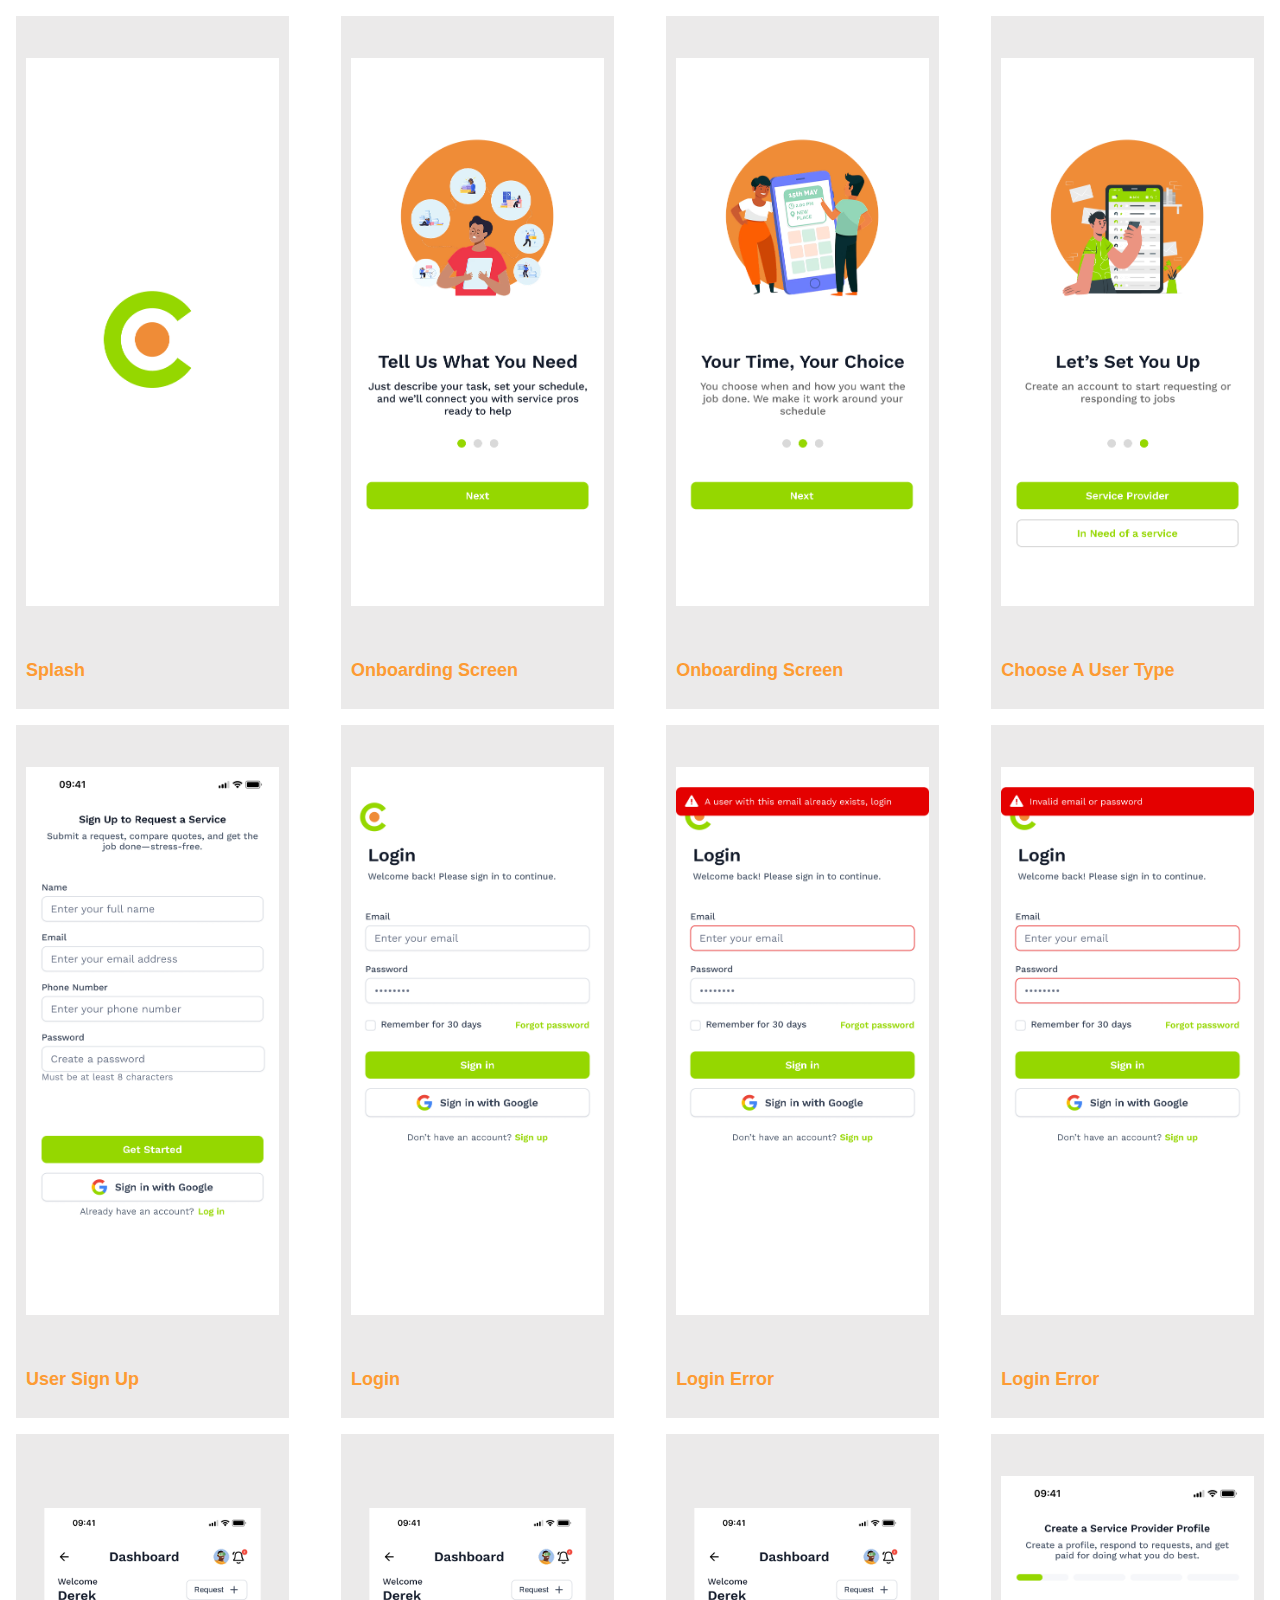
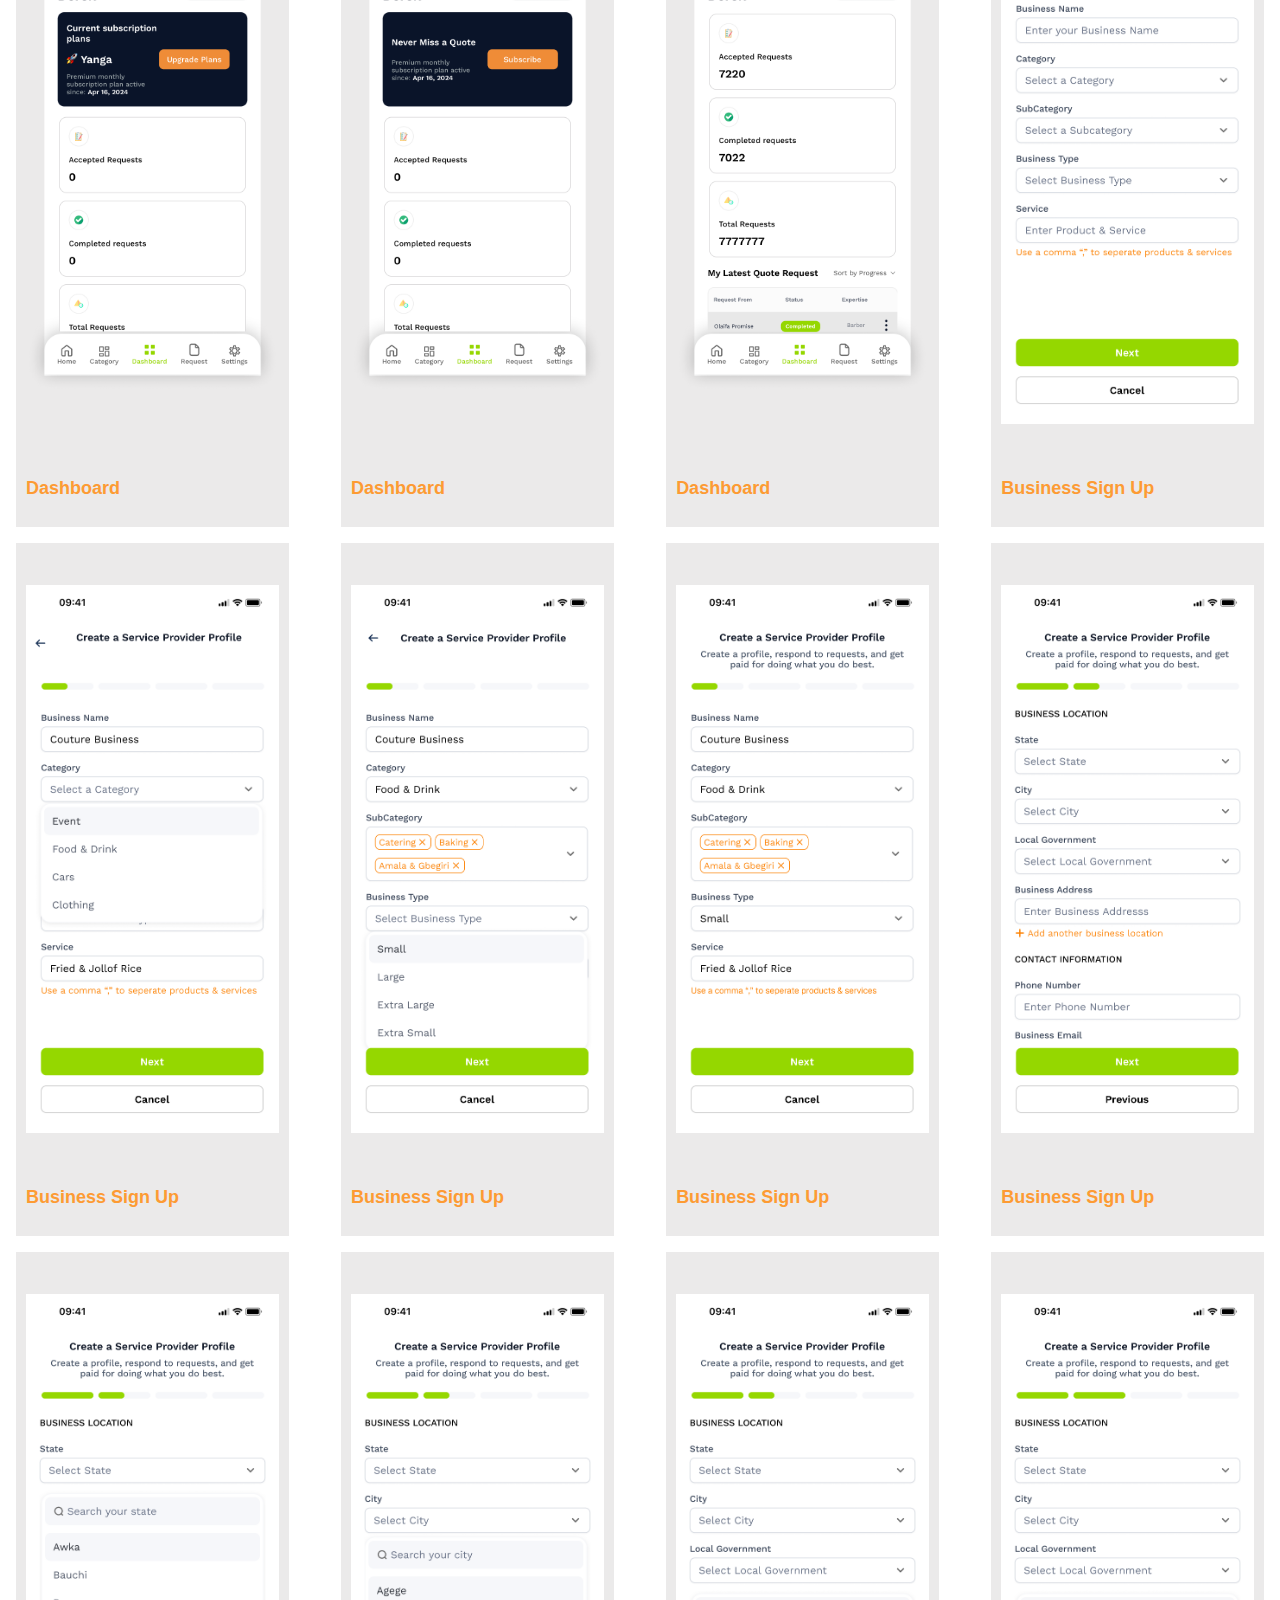
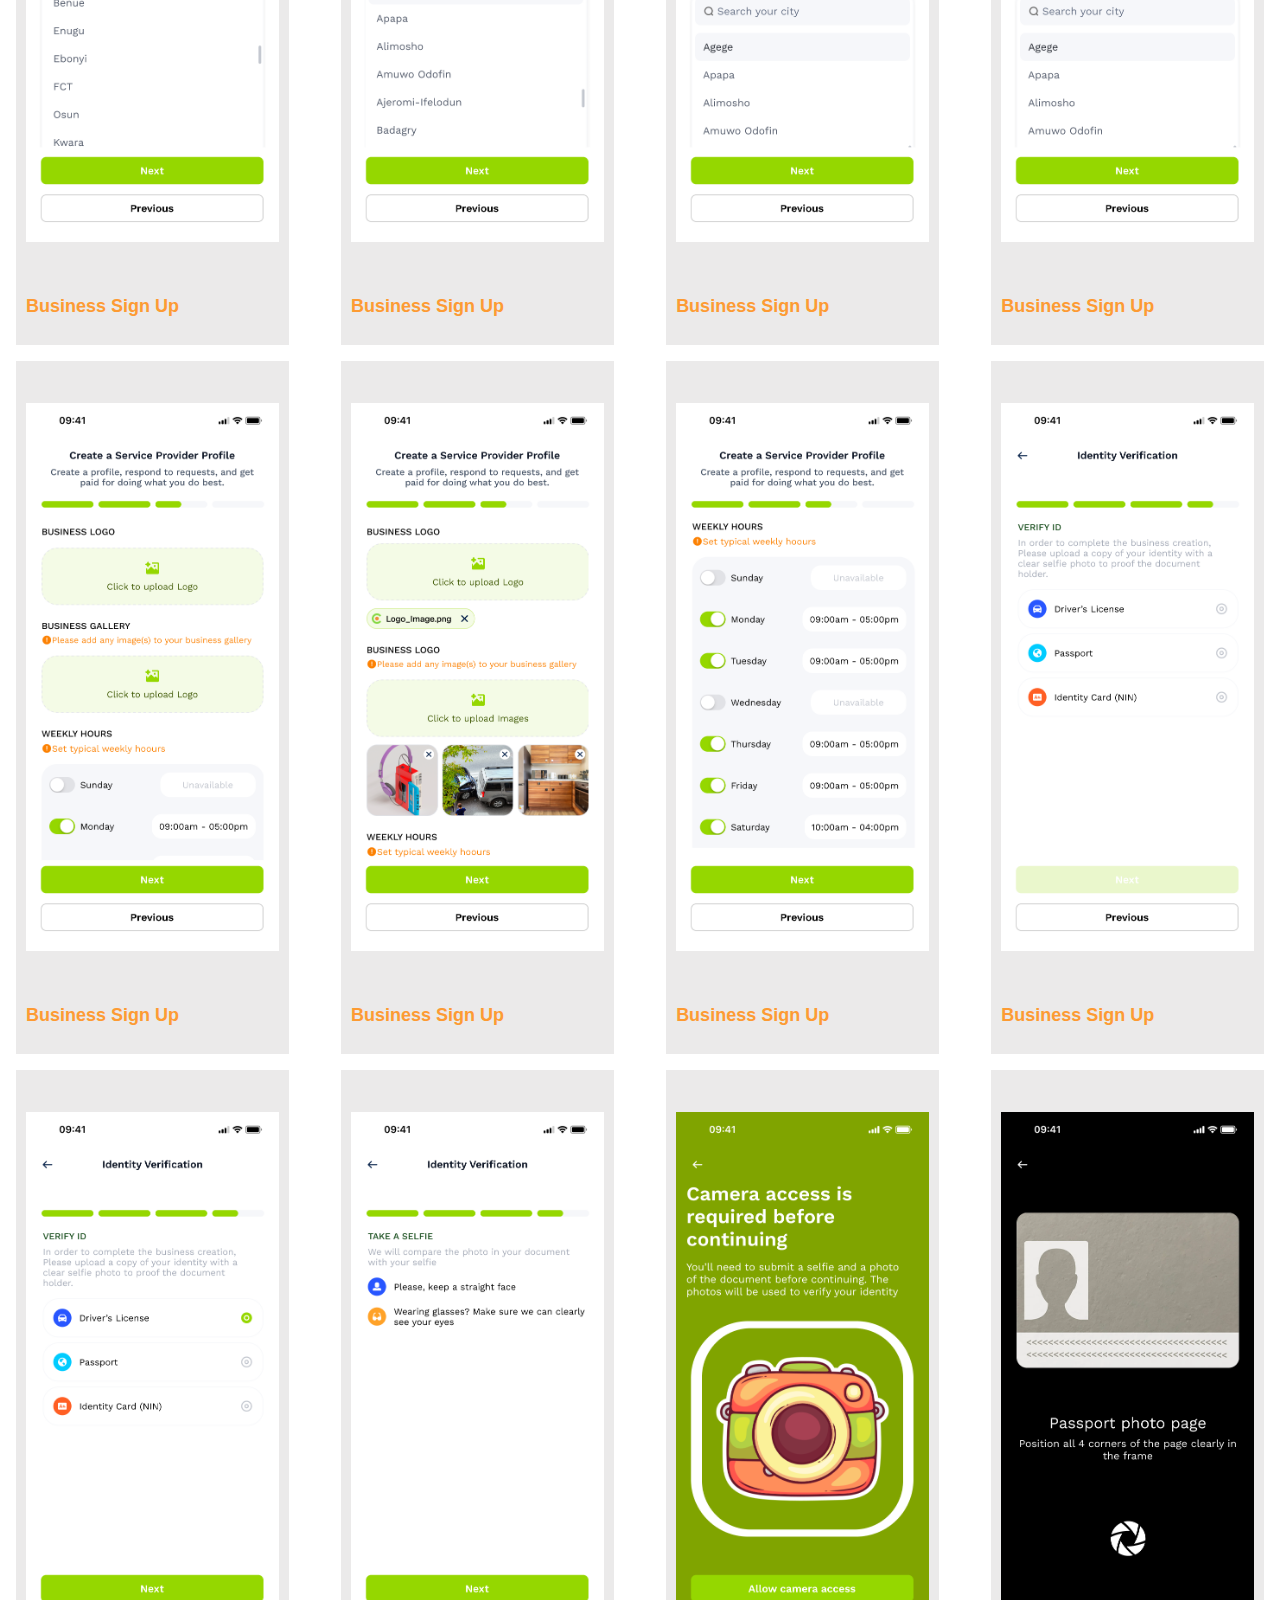
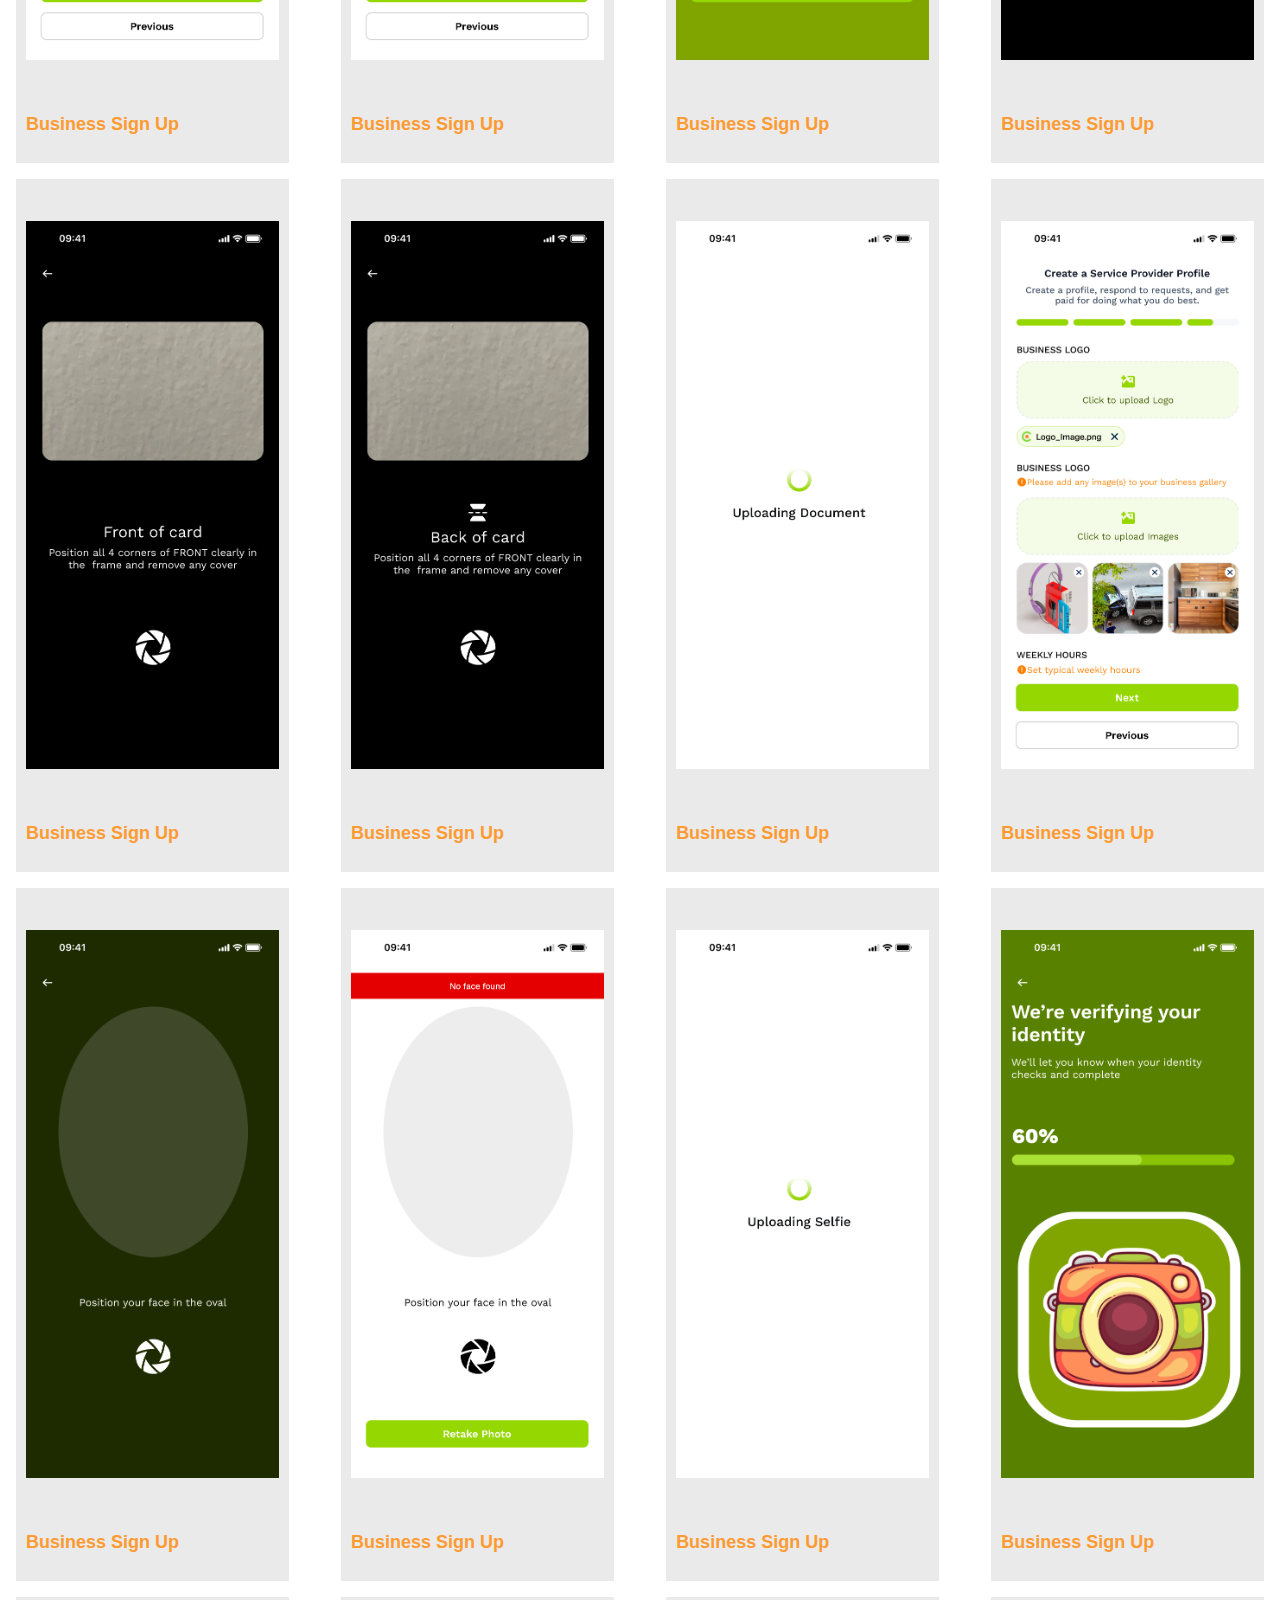
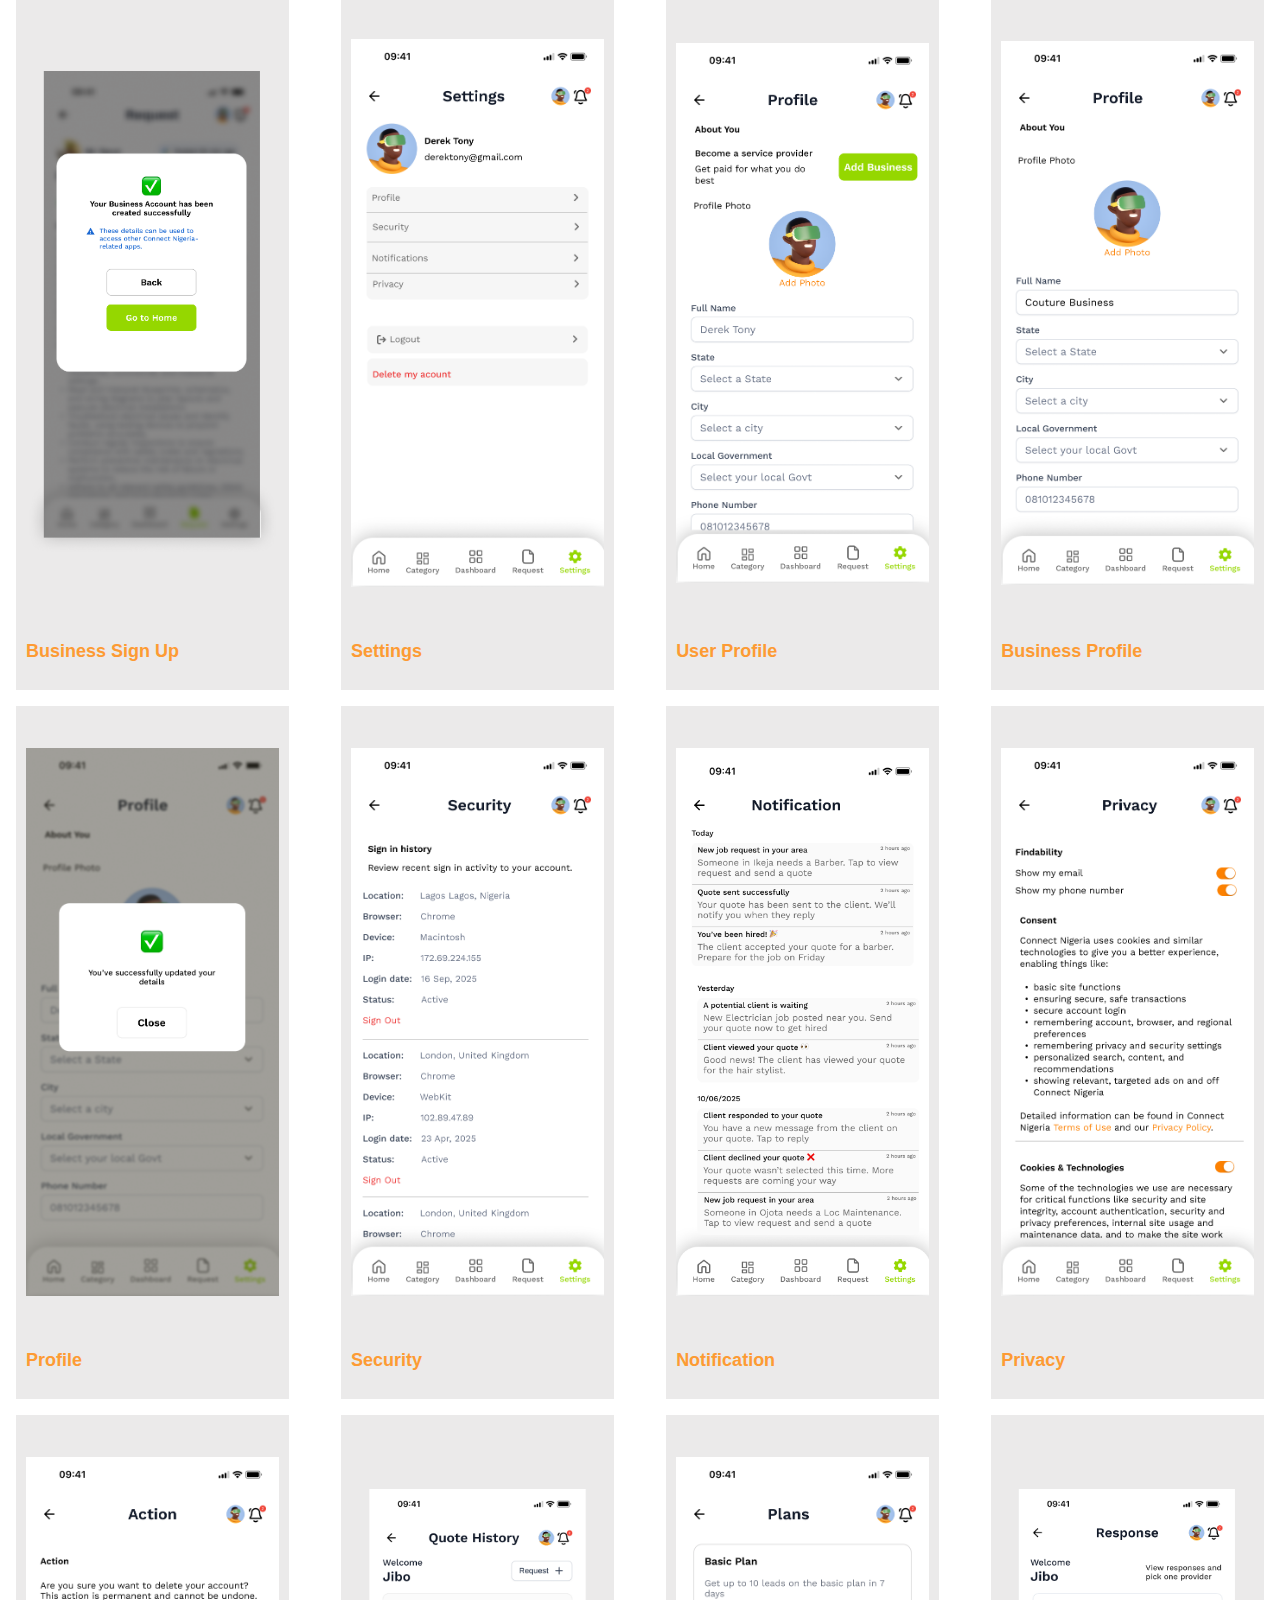
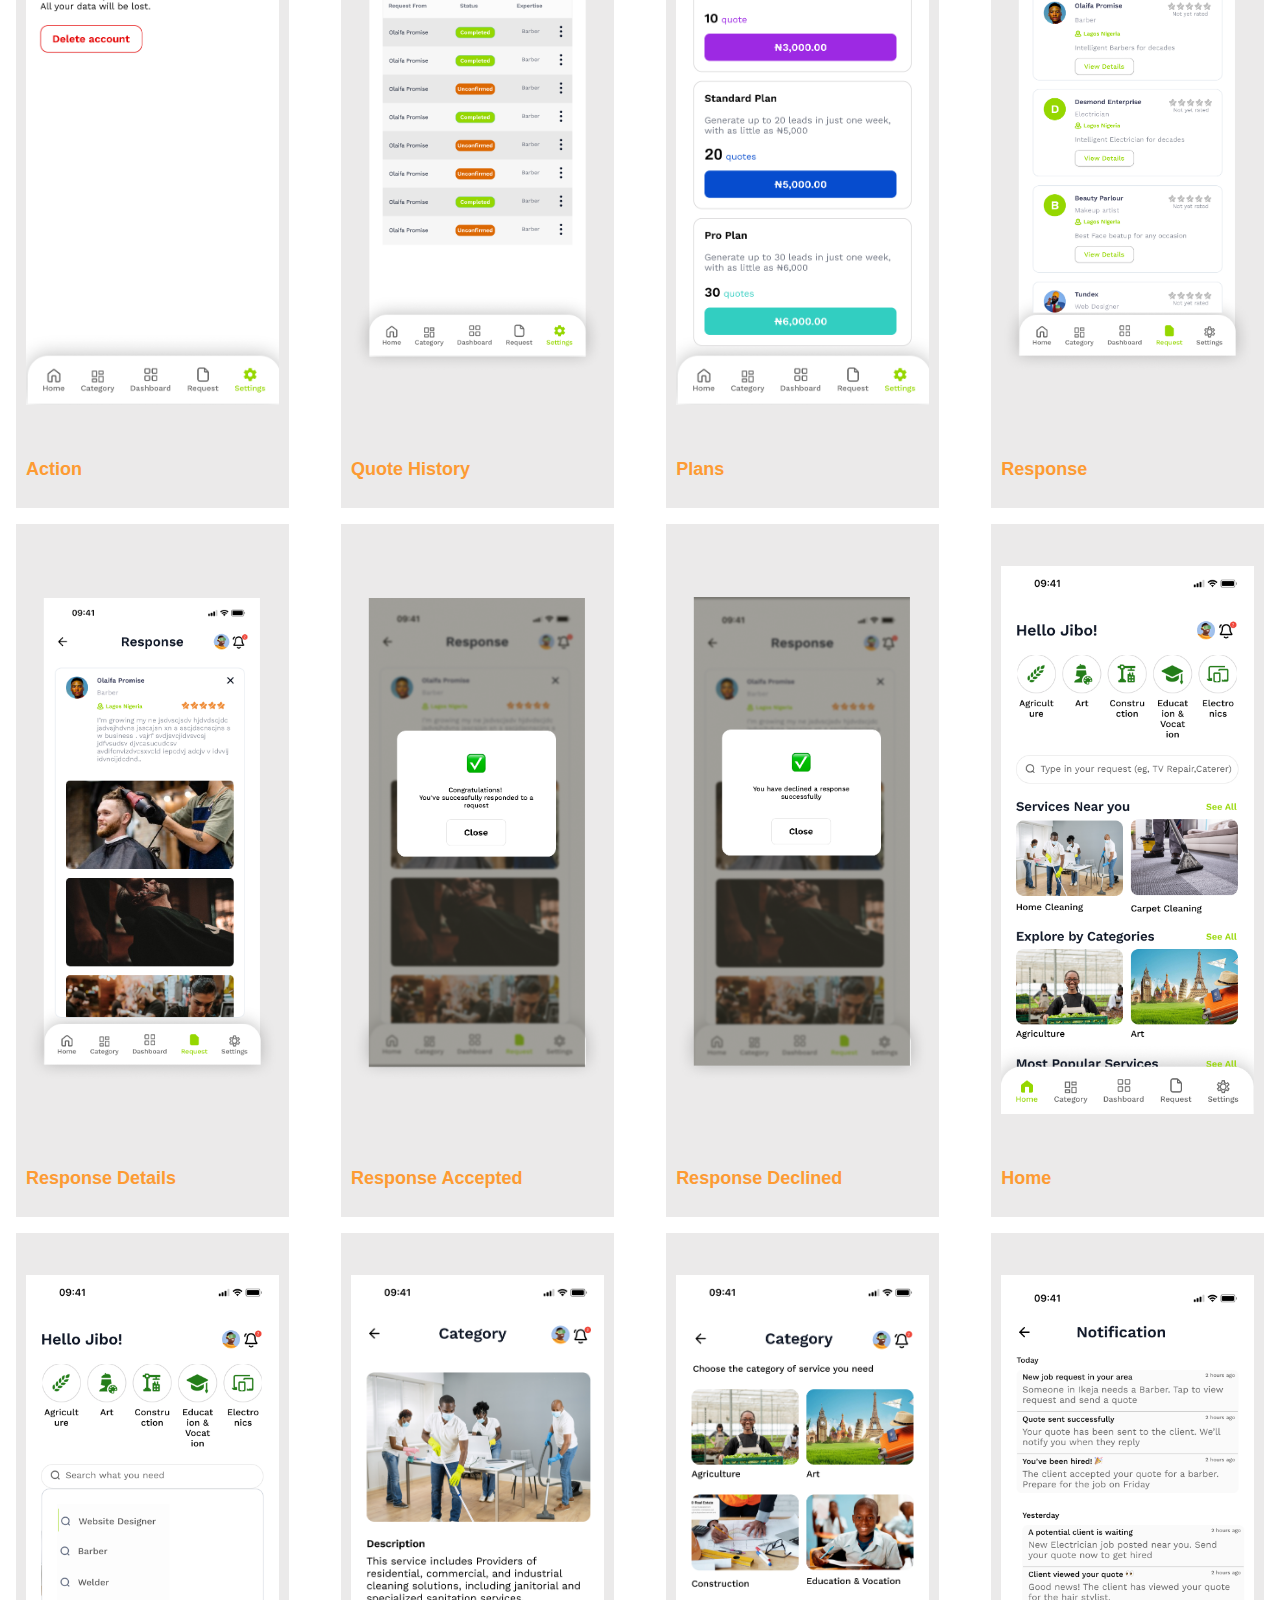
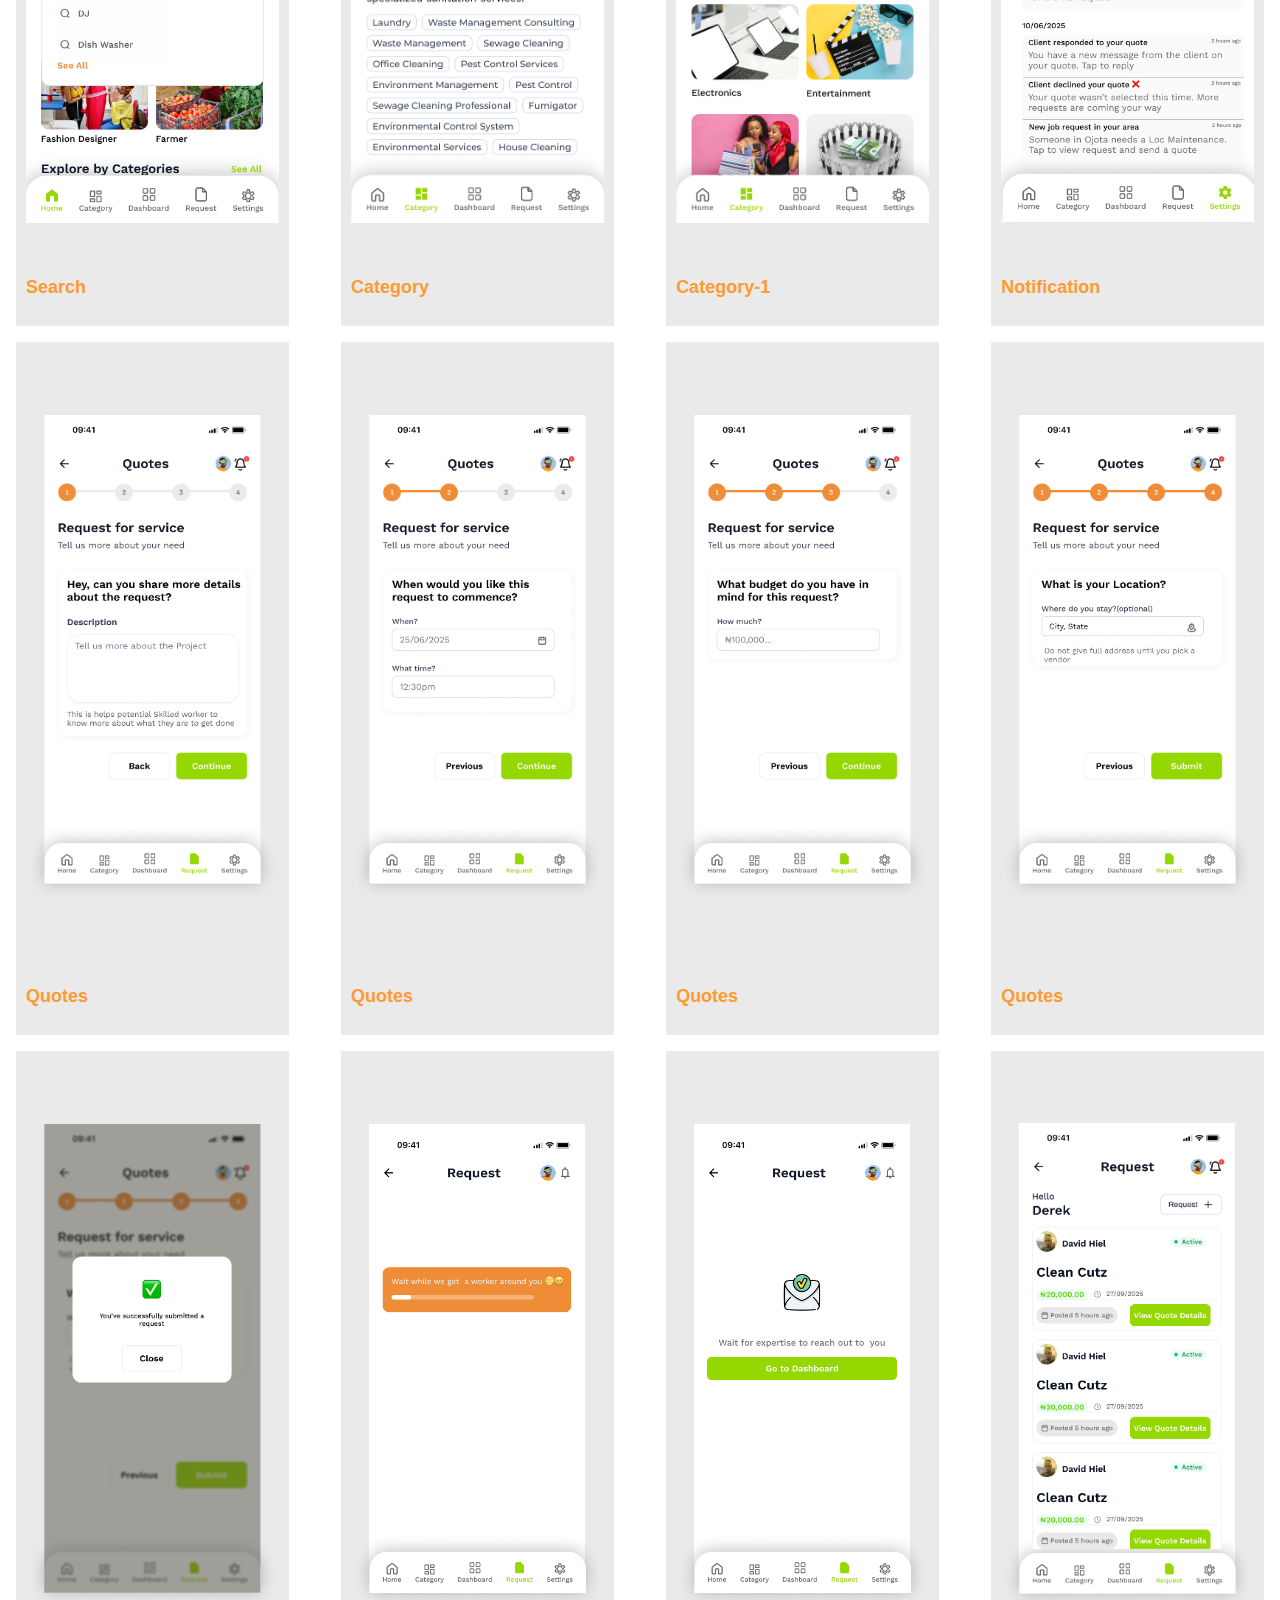
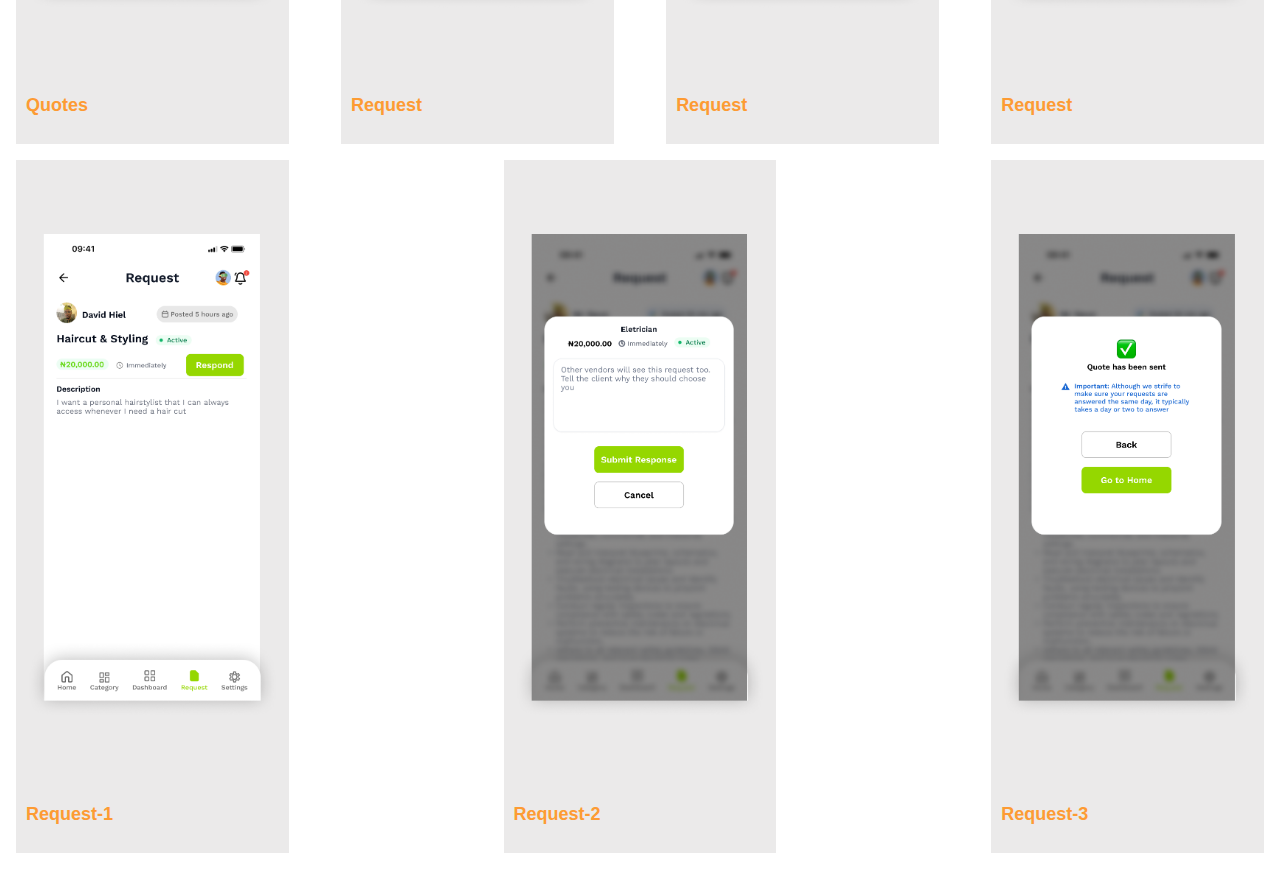
<file: index.html>
<!DOCTYPE html>
<html lang="en">
<head>
    <meta charset="UTF-8">
    <meta name="viewport" content="width=device-width, initial-scale=1.0">
    <link rel="stylesheet" href="style.css">
    <title>Quote</title>
</head>
<body>
    <main>
        <div class="logo green">
            <img src="Onboarding/Splash Screen.png" alt="">
            <p>splash</p>
        </div>
        <div class="logo">
            <img src="Onboarding/Onboarding screen 3.png" alt="">
            <p>onboarding screen</p>
        </div>
        <div class="logo">
            <img src="Onboarding/Onboarding screen 4.png" alt="">
            <p>onboarding screen</p>
        </div>
        <div class="logo">
            <img src="Onboarding/Choose a user type.png" alt="">
            <p>choose a user type</p>
        </div>
        <div class="logo">
            <img src="Onboarding/User Sign up.png" alt="">
            <p>User sign up</p>
        </div>
        <div class="logo">
            <img src="Onboarding/Login.png" alt="">
            <p>Login</p>
        </div>
        <div class="logo">
            <img src="Onboarding/Login Error.png" alt="">
            <p>Login Error</p>
        </div>
        <div class="logo">
            <img src="Onboarding/Login Error-1.png" alt="">
            <p>Login Error</p>
        </div>
        <div class="logo">
            <img src="Dashboard.png" alt="">
            <p>Dashboard</p>
        </div>
        <div class="logo">
            <img src="Dashboard-1.png" alt="">
                        <p>Dashboard</p>

        </div>
        <div class="logo">
            <img src="Dashboard-2.png" alt="">
                        <p>Dashboard</p>

        </div>
        <div class="logo">
            <img src="Business Sign up.png" alt="">
            <p>Business Sign up</p>
        </div>
         <div class="logo">
            <img src="Business Sign up-2.png" alt="">
            <p>Business Sign up</p>
        </div>
        <div class="logo">
            <img src="Business Sign up-1.png" alt="">
            <p>Business Sign up</p>
        </div>
        <div class="logo">
            <img src="Business Sign up-3.png" alt="">
            <p>Business Sign up</p>
        </div>
        <div class="logo">
            <img src="Business Sign up-4.png" alt="">
            <p>Business Sign up</p>
        </div>
        <div class="logo">
            <img src="Business Sign up-5.png" alt="">
            <p>Business Sign up</p>
        </div>
        <div class="logo">
            <img src="Business Sign up-6.png" alt="">
            <p>Business Sign up</p>
        </div>
        <div class="logo">
            <img src="Business Sign up-19.png" alt="">
            <p>Business Sign up</p>
        </div>
        <div class="logo">
            <img src="Business Sign up-20.png" alt="">
            <p>Business Sign up</p>
        </div>
        <div class="logo">
            <img src="Business Sign up-21.png" alt="">
            <p>Business Sign up</p>
        </div>
        <div class="logo">
            <img src="Business Sign up-22.png" alt="">
            <p>Business Sign up</p>
        </div>
        <div class="logo">
            <img src="Business Sign up-24.png" alt="">
            <p>Business Sign up</p>
        </div>
        <div class="logo">
            <img src="Business Sign up-7.png" alt="">
            <p>Business Sign up</p>
        </div>
        <div class="logo">
            <img src="Business Sign up-8.png" alt="">
            <p>Business Sign up</p>
        </div>
        <div class="logo">
            <img src="Business Sign up-9.png" alt="">
            <p>Business Sign up</p>
        </div>
        
        <div class="logo">
            <img src="Business Sign up-12.png" alt="">
            <p>Business Sign up</p>
        </div>
        <div class="logo">
            <img src="Business Sign up-14.png" alt="">
            <p>Business Sign up</p>
        </div>
        <div class="logo">
            <img src="Business Sign up-17.png" alt="">
            <p>Business Sign up</p>
        </div>
        <div class="logo">
            <img src="Business Sign up-18.png" alt="">
            <p>Business Sign up</p>
        </div>
        <div class="logo">
            <img src="Business Sign up-10.png" alt="">
            <p>Business Sign up</p>
        </div>
        <div class="logo">
            <img src="Business Sign up-23.png" alt="">
            <p>Business Sign up</p>
        </div>
        <div class="logo">
            <img src="Business Sign up-15.png" alt="">
            <p>Business Sign up</p>
        </div>
        <div class="logo">
            <img src="Business Sign up-16.png" alt="">
            <p>Business Sign up</p>
        </div>
        <div class="logo">
            <img src="Business Sign up-11.png" alt="">
            <p>Business Sign up</p>
        </div>
        <div class="logo">
            <img src="Business Sign up-13.png" alt="">
            <p>Business Sign up</p>
        </div>
        <div class="logo">
            <img src="./bs/Request.png" alt="">
            <p>Business Sign up</p>
        </div>   
        <div class="logo">
            <img src="Settings.png" alt="">
            <p>Settings</p>
        </div>
        <div class="logo">
            <img src="User Profile.png" alt="">
            <p>User profile</p>
        </div>
        <div class="logo">
            <img src="Business Profile.png" alt="">
            <p>Business profile</p>
        </div>
        <div class="logo">
            <img src="Profile.png" alt="">
            <p>Profile</p>
        </div>
        <div class="logo">
            <img src="Security.png" alt="">
            <p>Security</p>
        </div>
        <div class="logo">
            <img src="Notification.png" alt="">
            <p>Notification</p>
        </div>
        <div class="logo">
            <img src="Privacy.png" alt="">
            <p>Privacy</p>
        </div>
        <div class="logo">
            <img src="Action.png" alt="">
            <p>Action</p>
        </div>
        <div class="logo">
            <img src="Quote History.png" alt="">
            <p>Quote History</p>
        </div>
        <div class="logo">
            <img src="Plans.png" alt="">
            <p>Plans</p>
        </div>
        <div class="logo">
            <img src="Response.png" alt="">
            <p>Response</p>
        </div>
        <div class="logo">
            <img src="Response detail.png" alt="">
            <p>Response details</p>
        </div>
        <div class="logo">
            <img src="Response accepted.png" alt="">
            <p>Response accepted</p>
        </div>
        <div class="logo">
            <img src="Response declined.png" alt="">
            <p>Response declined</p>
        </div>
        <div class="logo">
            <img src="Home/Home.png" alt="">
            <p>Home</p>
        </div>
        <div class="logo">
            <img src="Home/Search.png" alt="">
            <p>Search</p>
        </div>
        <div class="logo">
            <img src="Home/Category.png" alt="">
            <p>Category</p>
        </div>
        <div class="logo">
            <img src="Home/Category-1.png" alt="">
            <p>Category-1</p>
        </div>
        <div class="logo">
            <img src="Notification.png" alt="">
            <p>Notification</p>
        </div>
        <div class="logo">
            <img src="Quotes.png" alt="">
            <p>Quotes</p>
        </div>
        <div class="logo">
            <img src="Quotes-1.png" alt="">
            <p>Quotes</p>
        </div>
        <div class="logo">
            <img src="Quotes-2.png" alt="">
            <p>Quotes</p>
        </div>
        <div class="logo">
            <img src="Quotes-3.png" alt="">
            <p>Quotes</p>
        </div>
        <div class="logo">
            <img src="Quotes-4.png" alt="">
            <p>Quotes</p>
        </div>
        <div class="logo">
            <img src="/request/Request.png" alt="">
            <p>Request</p>
        </div>
        <div class="logo">
            <img src="/request/Request-1.png" alt="">
            <p>Request</p>
        </div>
        <div class="logo">
            <img src="Request.png" alt="">
            <p>Request</p>
        </div>
        <div class="logo">
            <img src="Request-1.png" alt="">
            <p>Request-1</p>
        </div>
        <div class="logo">
            <img src="Request-2.png" alt="">
            <p>Request-2</p>
        </div>
        <div class="logo">
            <img src="Request-3.png" alt="">
            <p>Request-3</p>
        </div>
    </main>
</body>
</html>
</file>
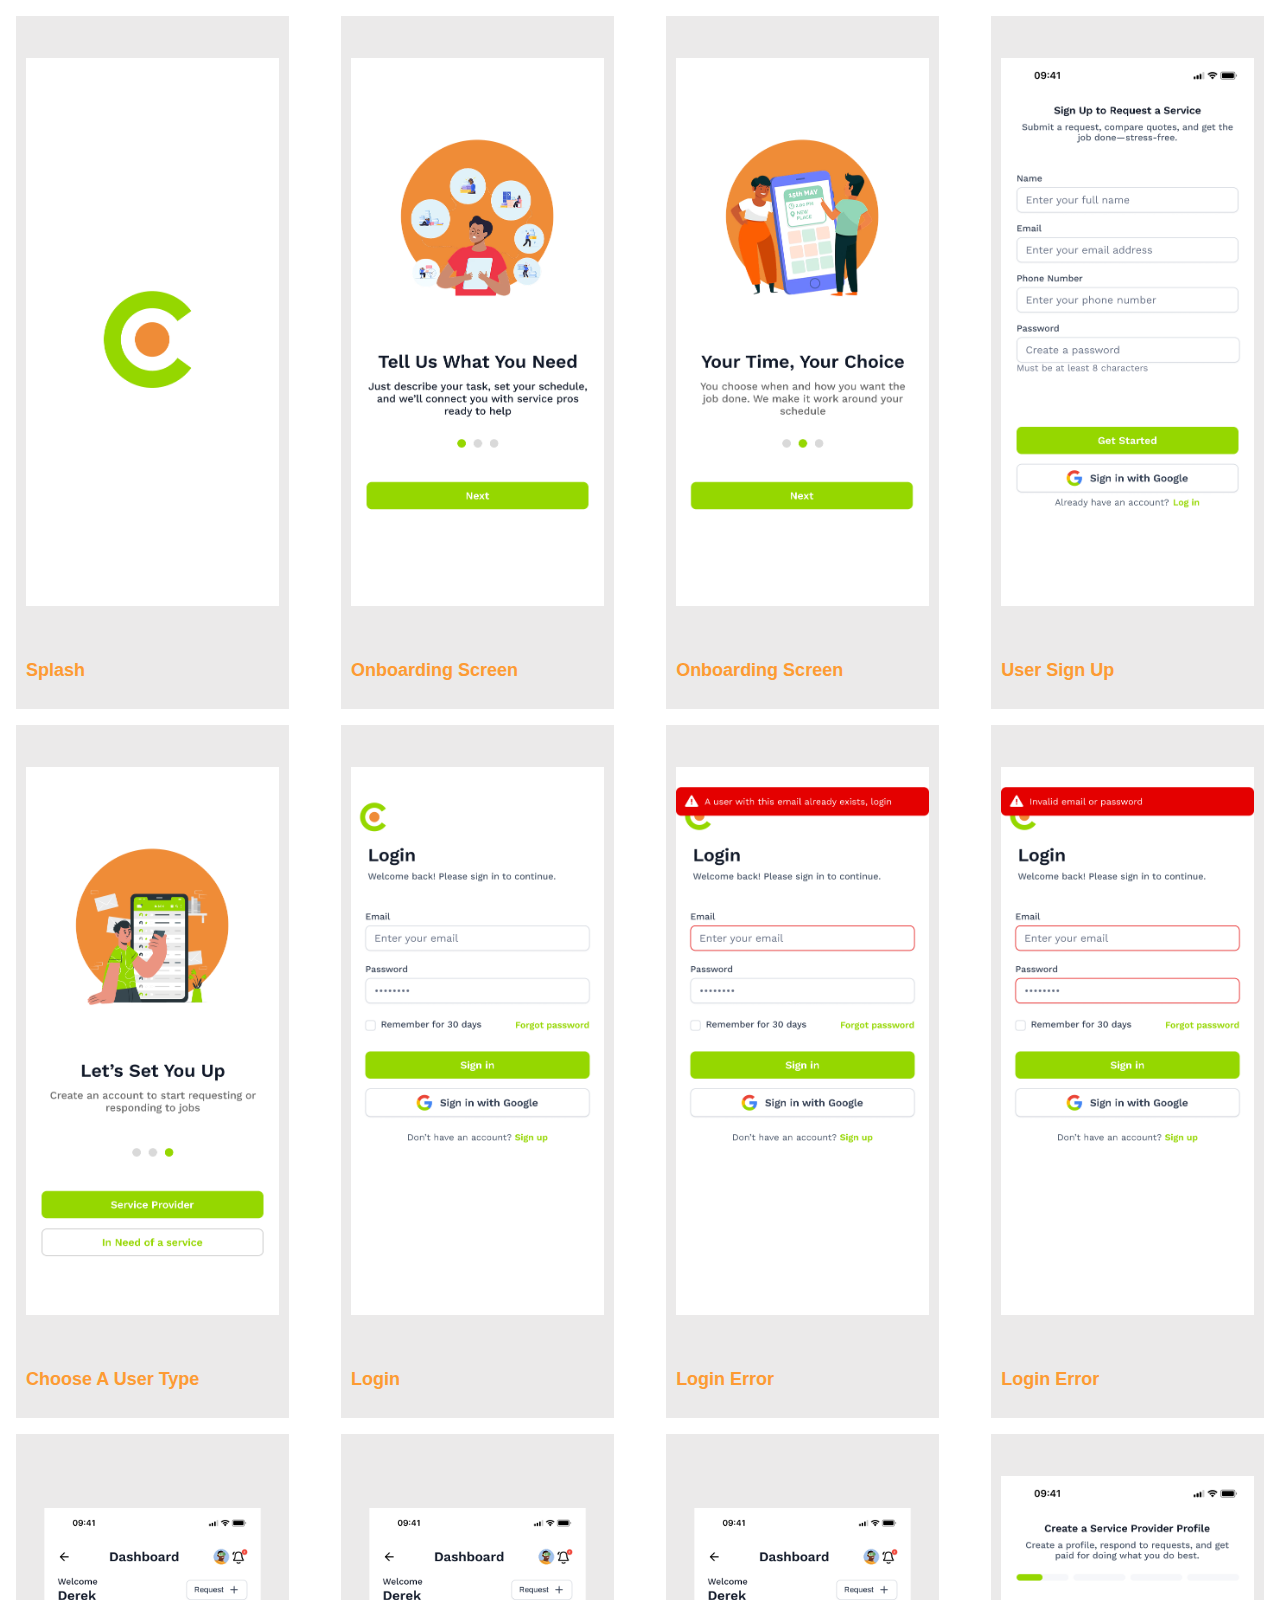
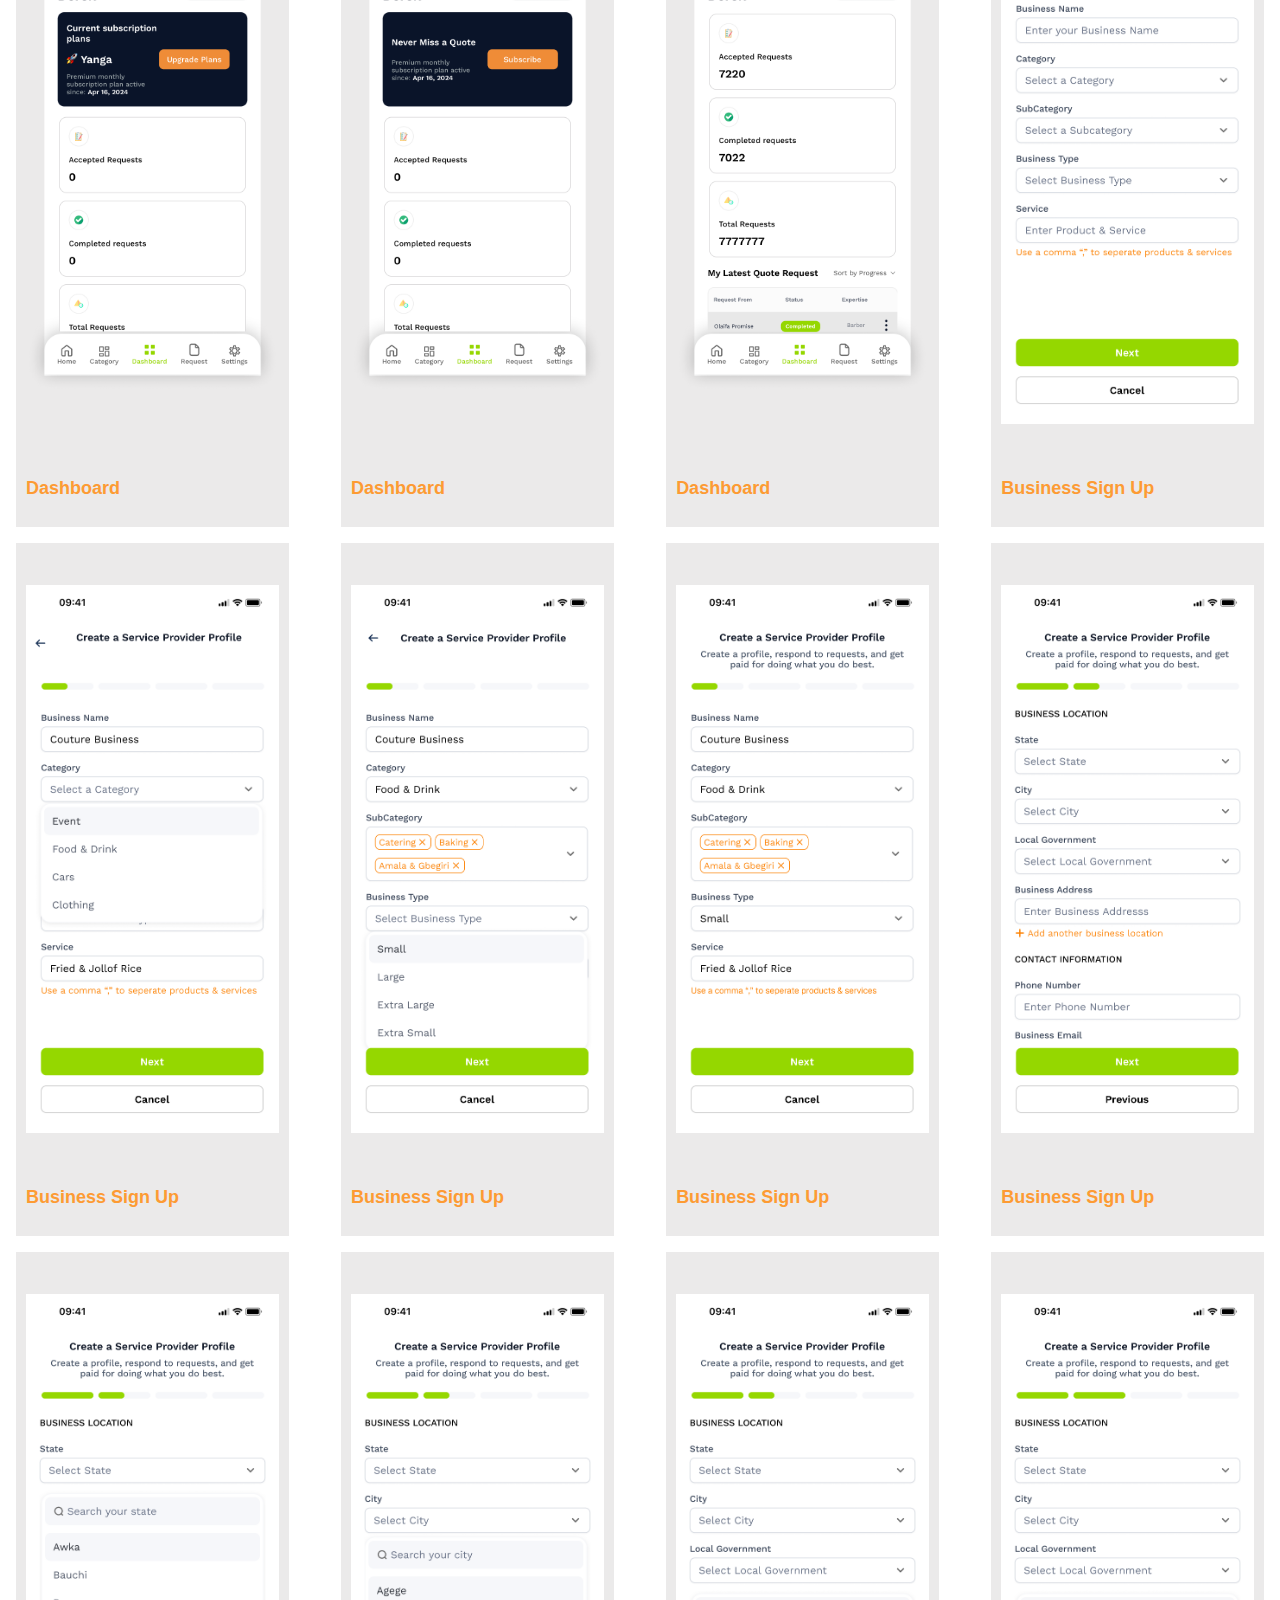
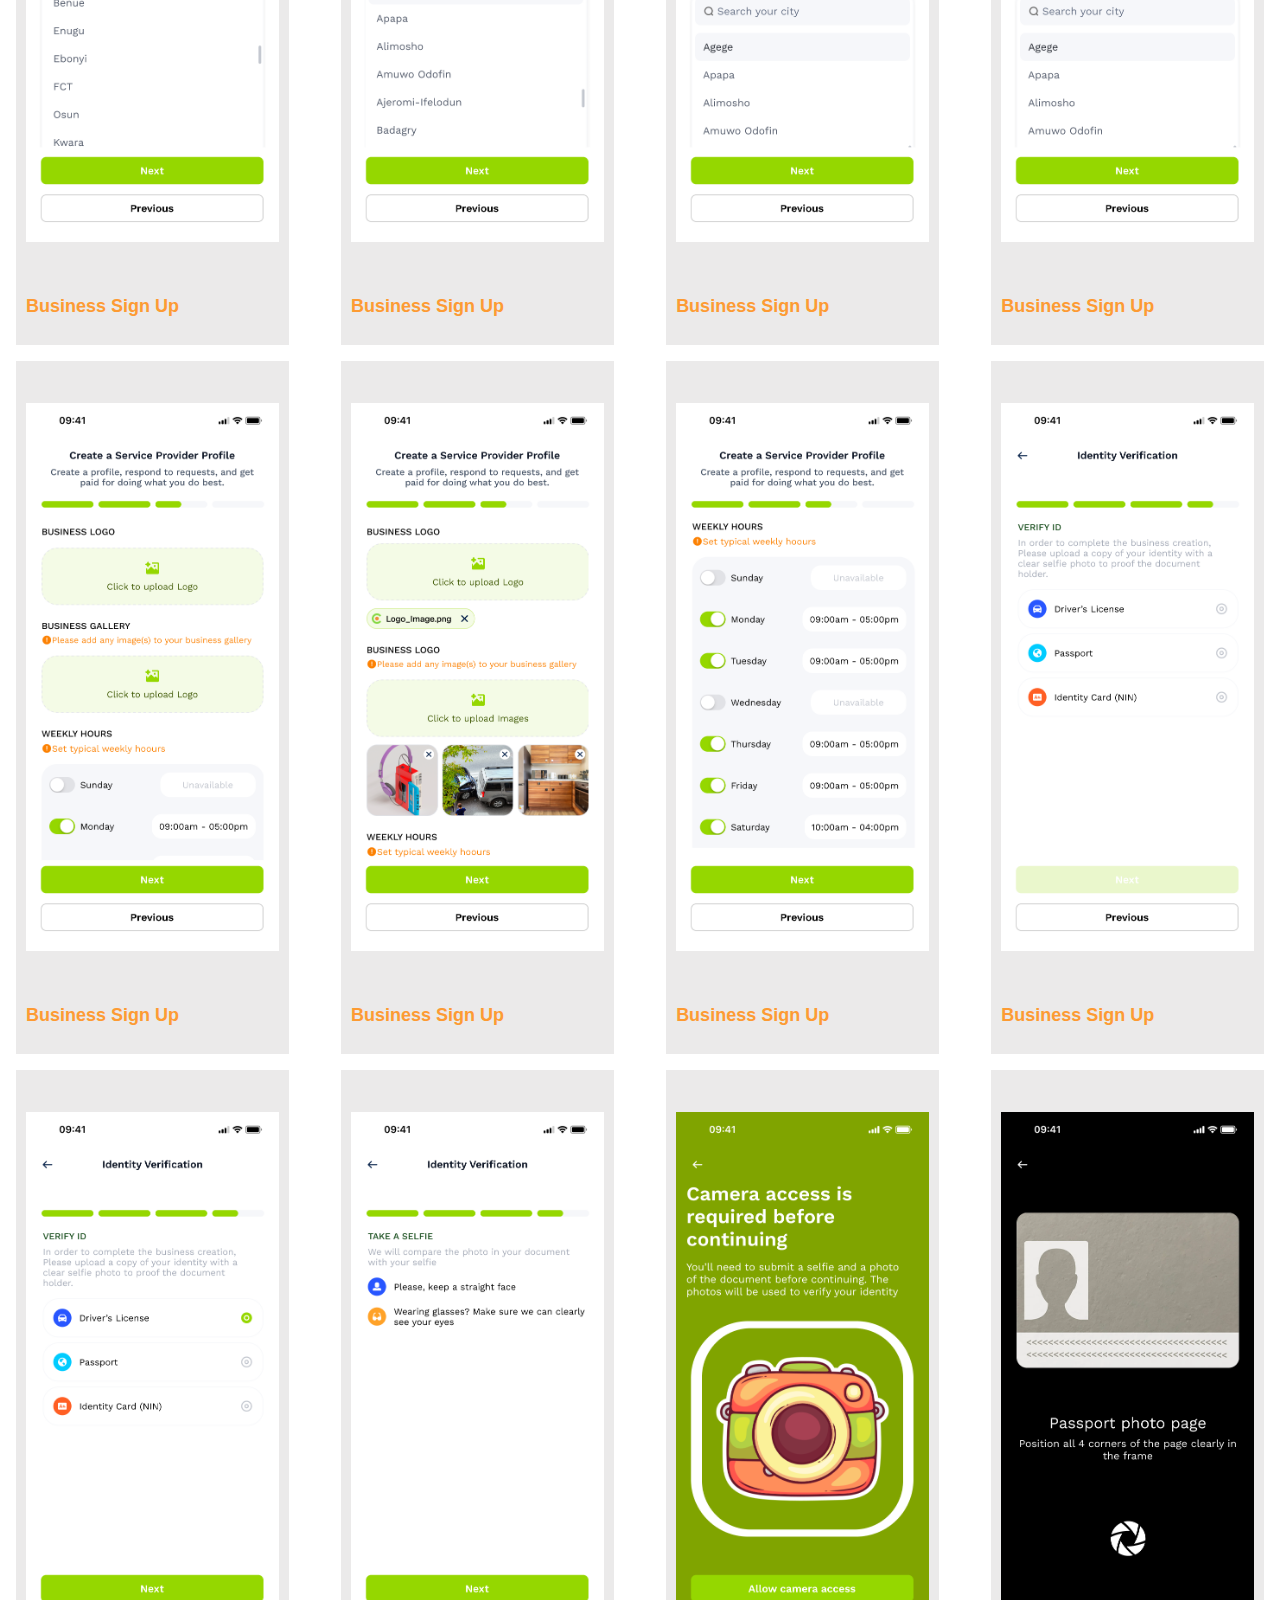
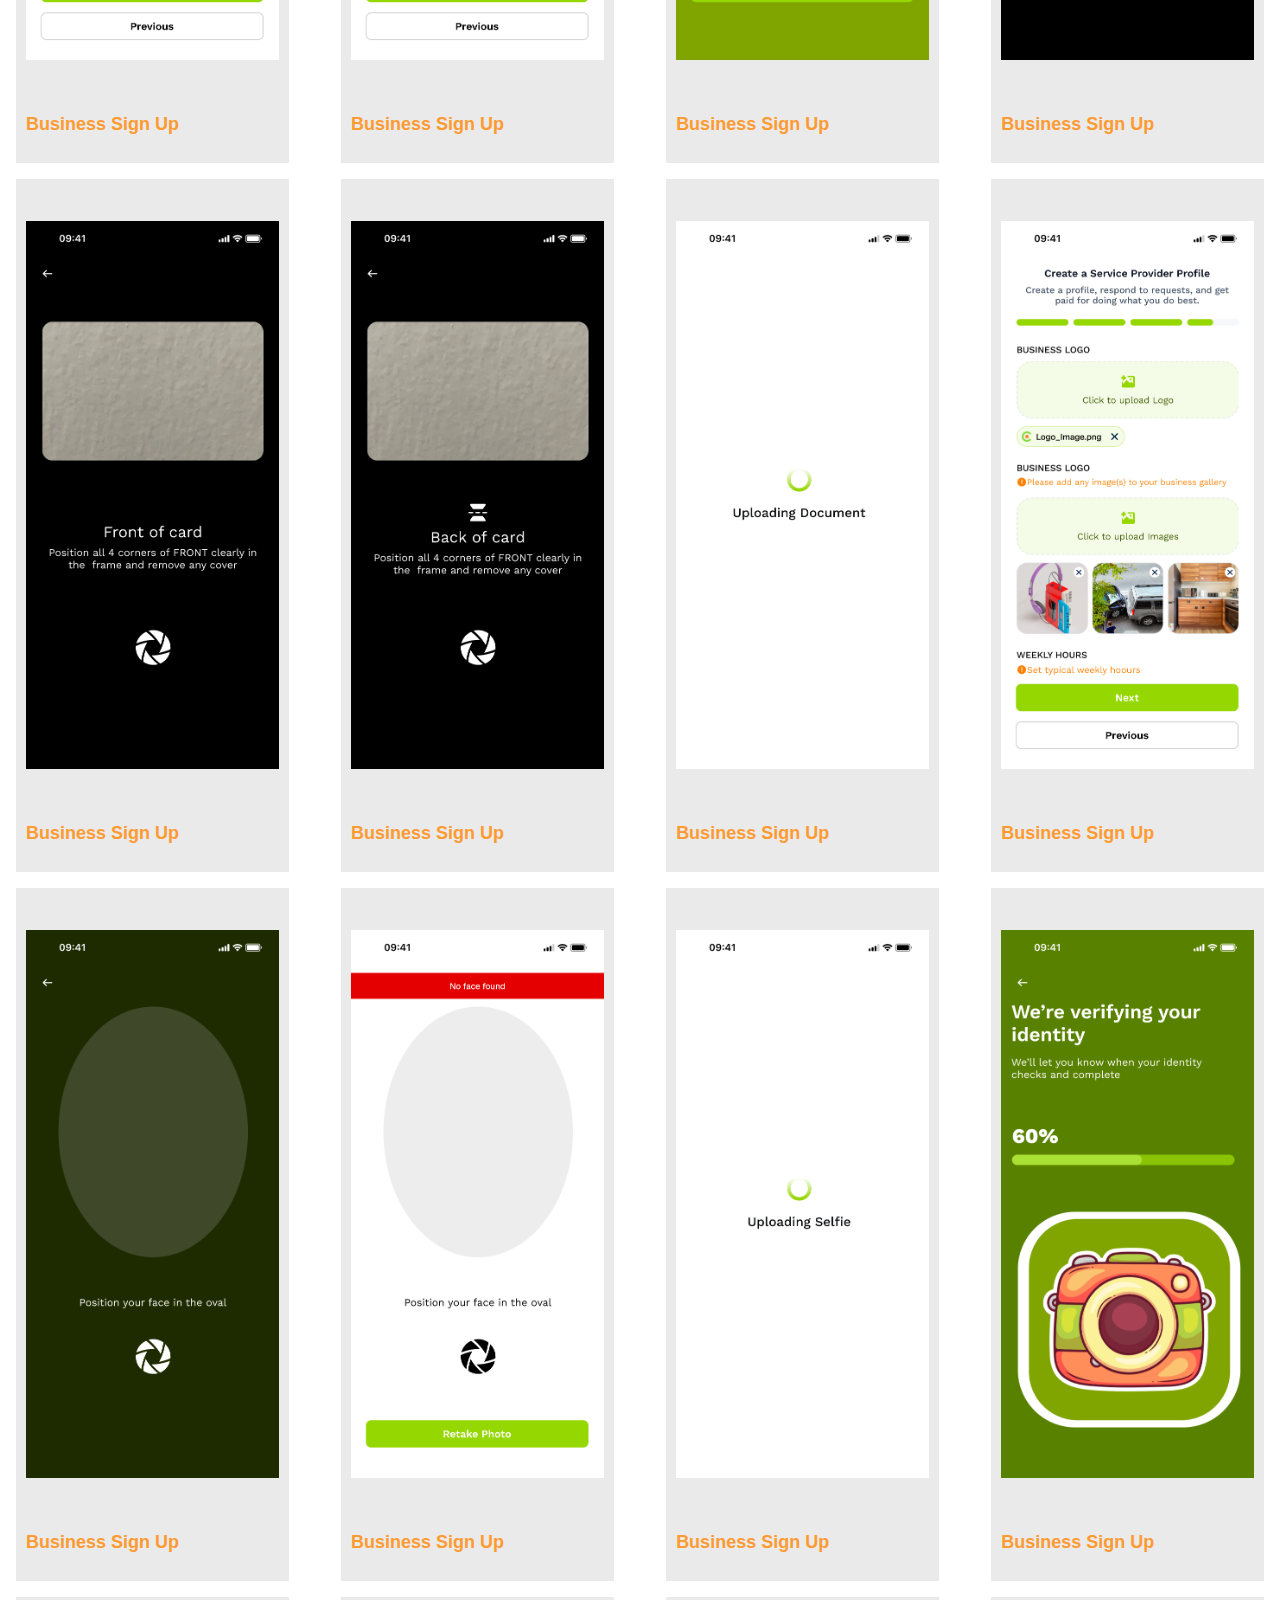
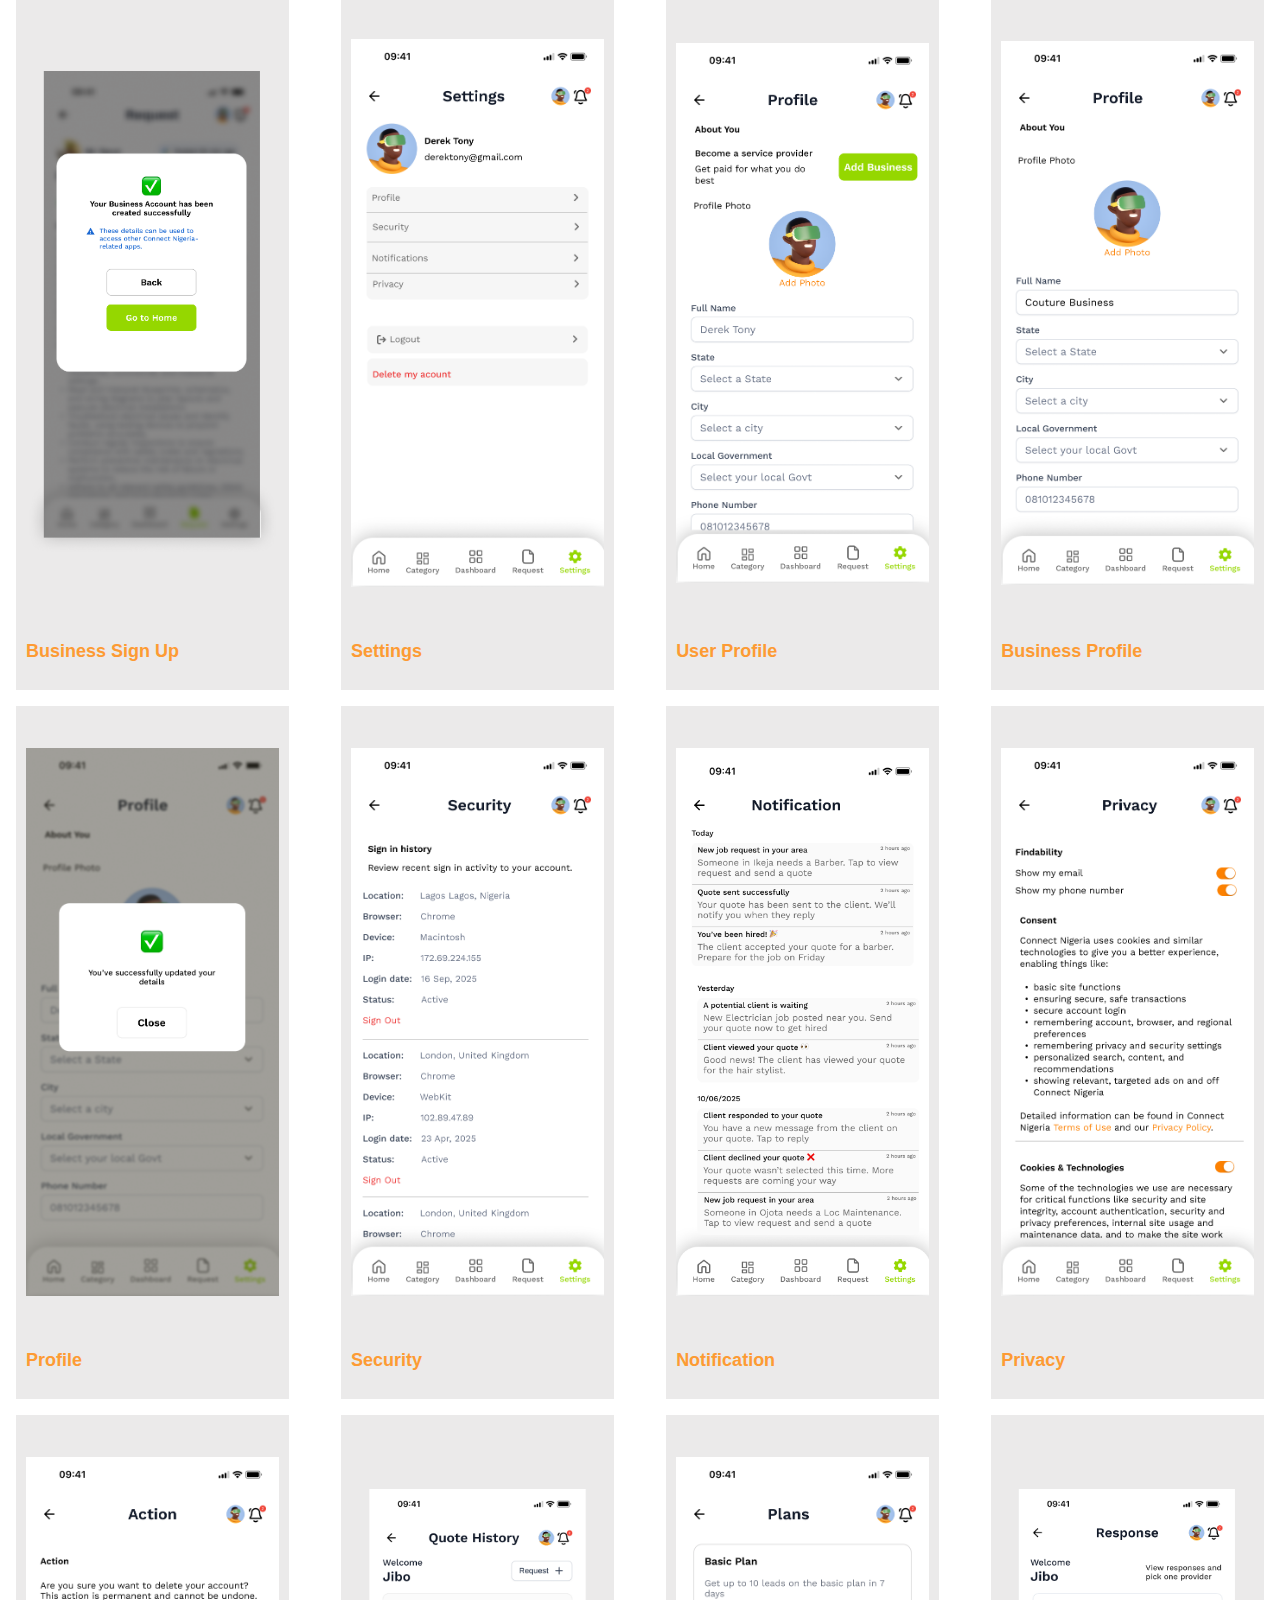
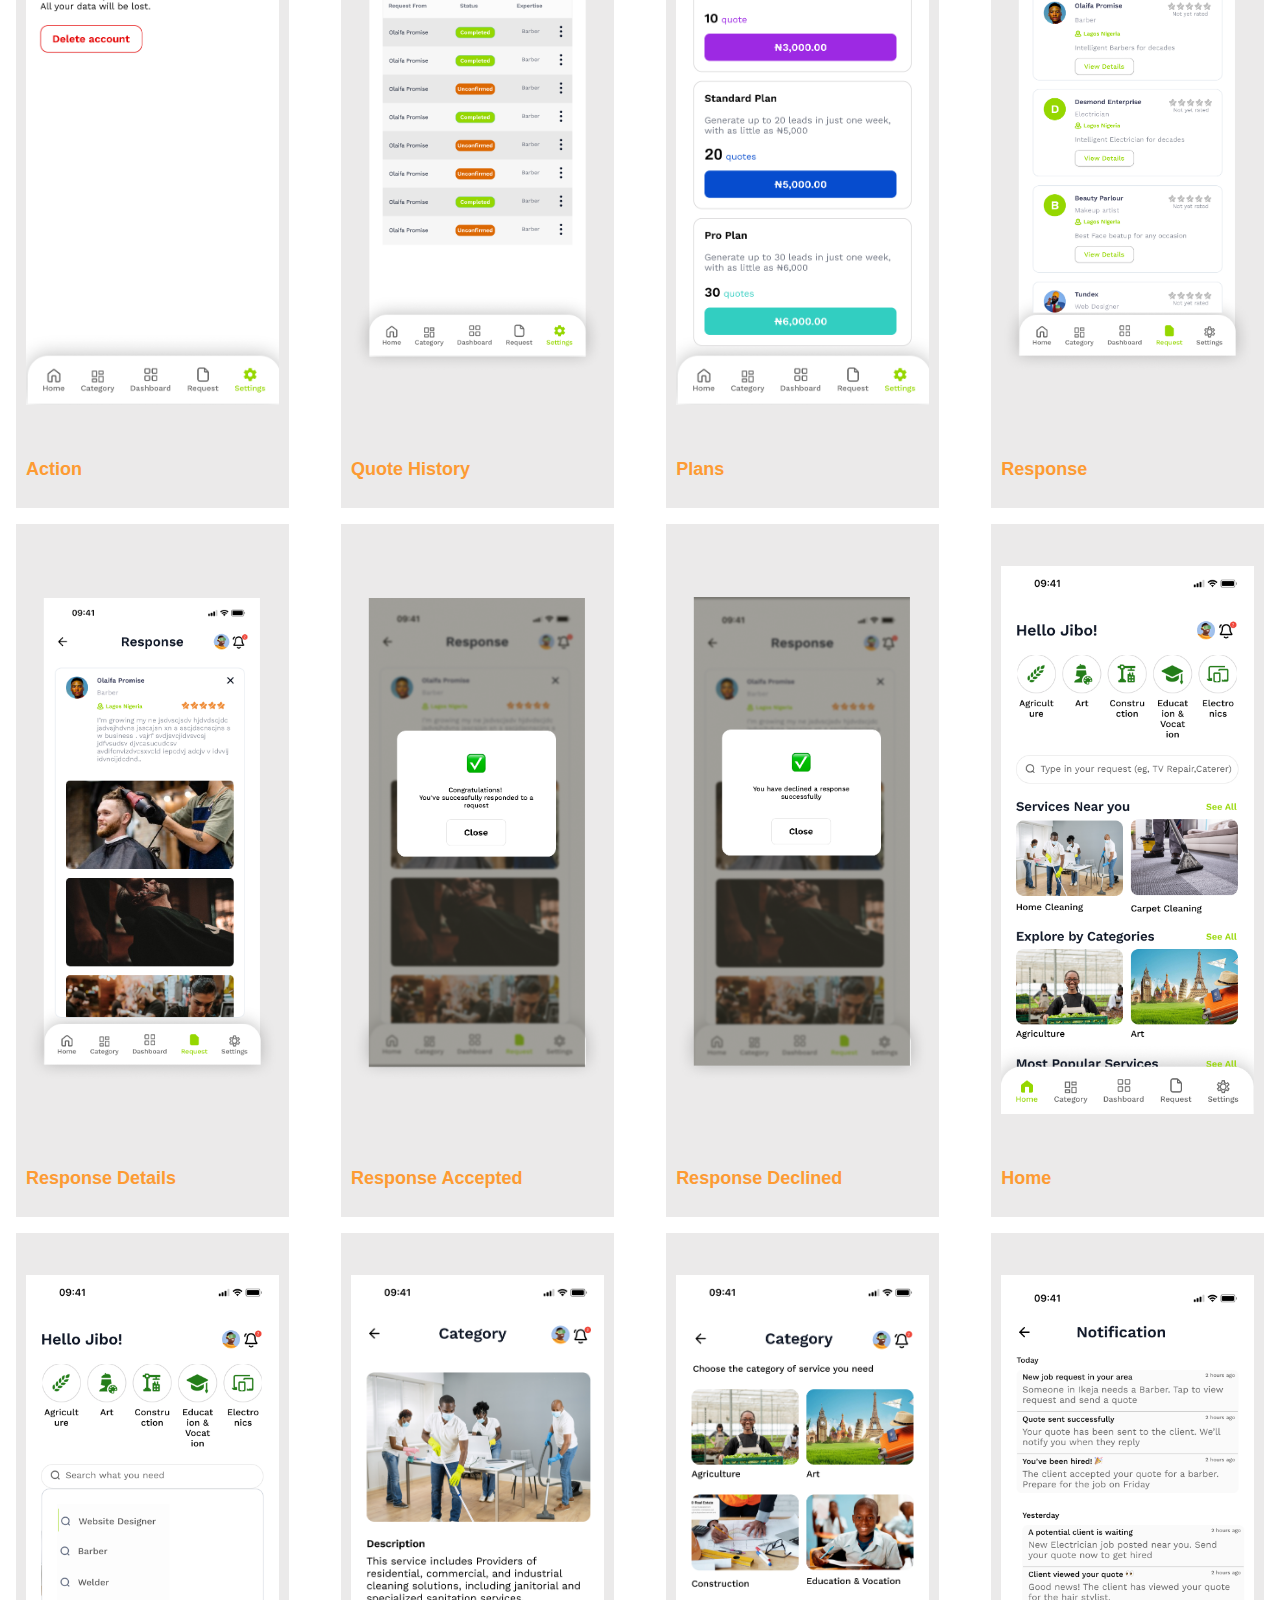
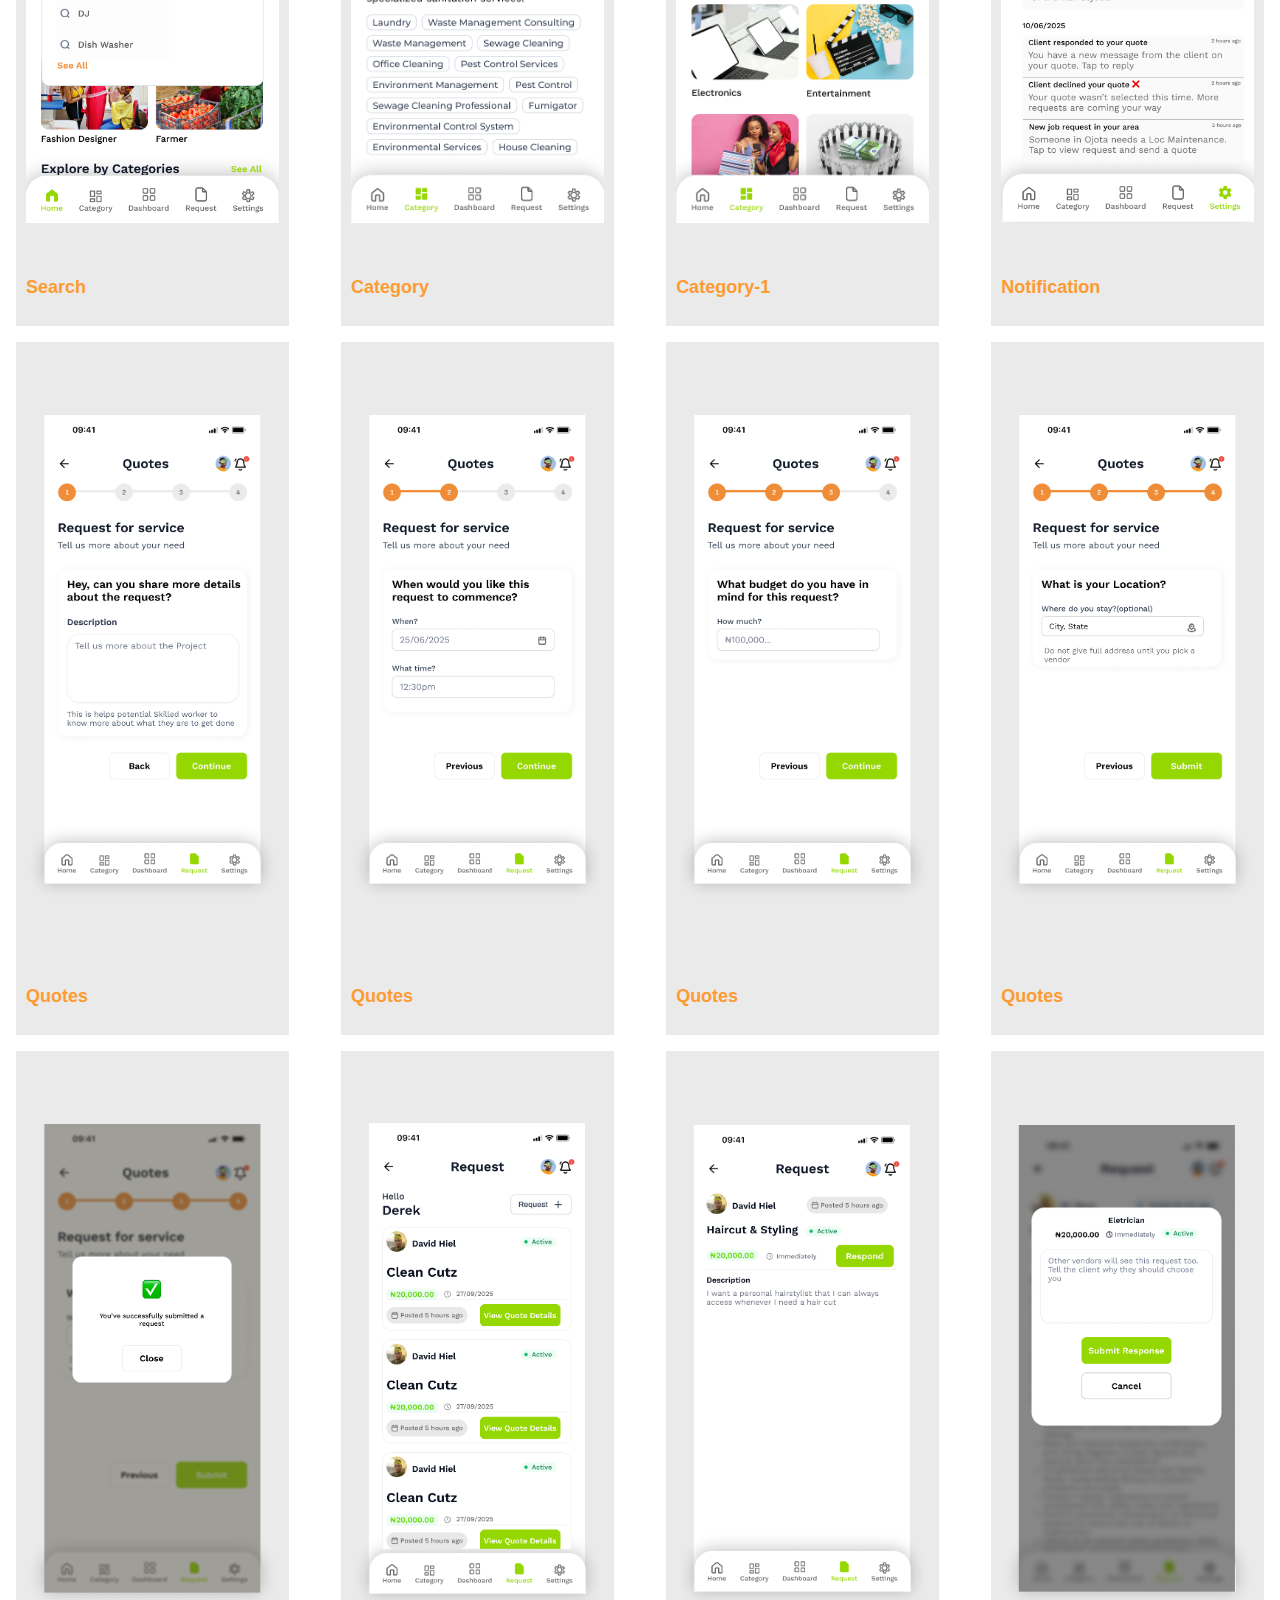
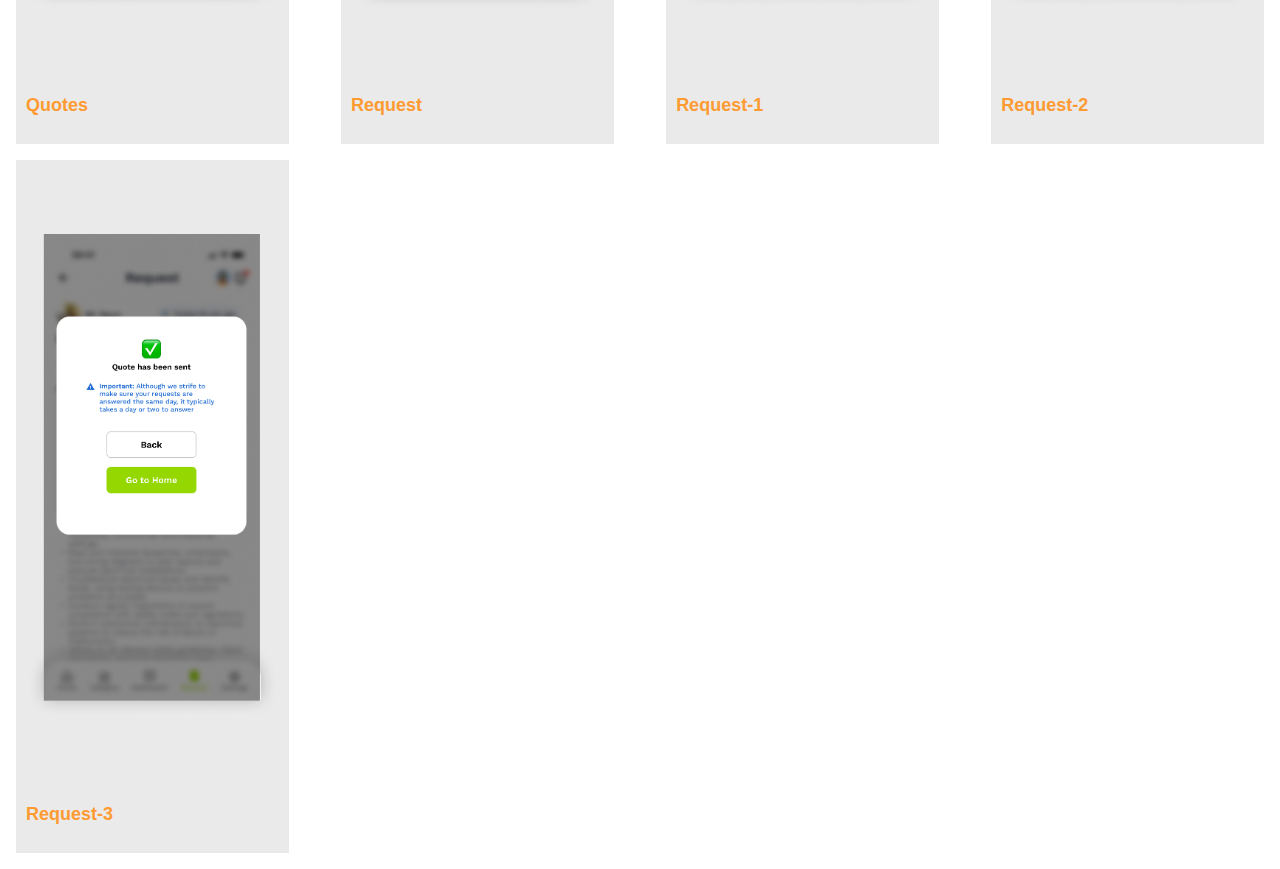
<file: quote/index.html>
<!DOCTYPE html>
<html lang="en">
<head>
    <meta charset="UTF-8">
    <meta name="viewport" content="width=device-width, initial-scale=1.0">
    <link rel="stylesheet" href="style.css">
    <title>Quote</title>
</head>
<body>
    <main>
        <div class="logo green">
            <img src="Onboarding/Splash Screen.png" alt="">
            <p>splash</p>
        </div>
        <div class="logo">
            <img src="Onboarding/Onboarding screen 3.png" alt="">
            <p>onboarding screen</p>
        </div>
        <div class="logo">
            <img src="Onboarding/Onboarding screen 4.png" alt="">
            <p>onboarding screen</p>
        </div>
        <div class="logo">
            <img src="Onboarding/User Sign up.png" alt="">
            <p>User sign up</p>
        </div>
        <div class="logo">
            <img src="Onboarding/Choose a user type.png" alt="">
            <p>choose a user type</p>
        </div>
        <div class="logo">
            <img src="Onboarding/Login.png" alt="">
            <p>Login</p>
        </div>
        <div class="logo">
            <img src="Onboarding/Login Error.png" alt="">
            <p>Login Error</p>
        </div>
        <div class="logo">
            <img src="Onboarding/Login Error-1.png" alt="">
            <p>Login Error</p>
        </div>
        <div class="logo">
            <img src="Dashboard.png" alt="">
            <p>Dashboard</p>
        </div>
        <div class="logo">
            <img src="Dashboard-1.png" alt="">
                        <p>Dashboard</p>

        </div>
        <div class="logo">
            <img src="Dashboard-2.png" alt="">
                        <p>Dashboard</p>

        </div>
        <div class="logo">
            <img src="Business Sign up.png" alt="">
            <p>Business Sign up</p>
        </div>
         <div class="logo">
            <img src="Business Sign up-2.png" alt="">
            <p>Business Sign up</p>
        </div>
        <div class="logo">
            <img src="Business Sign up-1.png" alt="">
            <p>Business Sign up</p>
        </div>
        <div class="logo">
            <img src="Business Sign up-3.png" alt="">
            <p>Business Sign up</p>
        </div>
        <div class="logo">
            <img src="Business Sign up-4.png" alt="">
            <p>Business Sign up</p>
        </div>
        <div class="logo">
            <img src="Business Sign up-5.png" alt="">
            <p>Business Sign up</p>
        </div>
        <div class="logo">
            <img src="Business Sign up-6.png" alt="">
            <p>Business Sign up</p>
        </div>
        <div class="logo">
            <img src="Business Sign up-19.png" alt="">
            <p>Business Sign up</p>
        </div>
        <div class="logo">
            <img src="Business Sign up-20.png" alt="">
            <p>Business Sign up</p>
        </div>
        <div class="logo">
            <img src="Business Sign up-21.png" alt="">
            <p>Business Sign up</p>
        </div>
        <div class="logo">
            <img src="Business Sign up-22.png" alt="">
            <p>Business Sign up</p>
        </div>
        <div class="logo">
            <img src="Business Sign up-24.png" alt="">
            <p>Business Sign up</p>
        </div>
        <div class="logo">
            <img src="Business Sign up-7.png" alt="">
            <p>Business Sign up</p>
        </div>
        <div class="logo">
            <img src="Business Sign up-8.png" alt="">
            <p>Business Sign up</p>
        </div>
        <div class="logo">
            <img src="Business Sign up-9.png" alt="">
            <p>Business Sign up</p>
        </div>
        
        <div class="logo">
            <img src="Business Sign up-12.png" alt="">
            <p>Business Sign up</p>
        </div>
        <div class="logo">
            <img src="Business Sign up-14.png" alt="">
            <p>Business Sign up</p>
        </div>
        <div class="logo">
            <img src="Business Sign up-17.png" alt="">
            <p>Business Sign up</p>
        </div>
        <div class="logo">
            <img src="Business Sign up-18.png" alt="">
            <p>Business Sign up</p>
        </div>
        <div class="logo">
            <img src="Business Sign up-10.png" alt="">
            <p>Business Sign up</p>
        </div>
        <div class="logo">
            <img src="Business Sign up-23.png" alt="">
            <p>Business Sign up</p>
        </div>
        <div class="logo">
            <img src="Business Sign up-15.png" alt="">
            <p>Business Sign up</p>
        </div>
        <div class="logo">
            <img src="Business Sign up-16.png" alt="">
            <p>Business Sign up</p>
        </div>
        <div class="logo">
            <img src="Business Sign up-11.png" alt="">
            <p>Business Sign up</p>
        </div>
        <div class="logo">
            <img src="Business Sign up-13.png" alt="">
            <p>Business Sign up</p>
        </div>
        <div class="logo">
            <img src="./bs/Request.png" alt="">
            <p>Business Sign up</p>
        </div>   
        <div class="logo">
            <img src="Settings.png" alt="">
            <p>Settings</p>
        </div>
        <div class="logo">
            <img src="User Profile.png" alt="">
            <p>User profile</p>
        </div>
        <div class="logo">
            <img src="Business Profile.png" alt="">
            <p>Business profile</p>
        </div>
        <div class="logo">
            <img src="Profile.png" alt="">
            <p>Profile</p>
        </div>
        <div class="logo">
            <img src="Security.png" alt="">
            <p>Security</p>
        </div>
        <div class="logo">
            <img src="Notification.png" alt="">
            <p>Notification</p>
        </div>
        <div class="logo">
            <img src="Privacy.png" alt="">
            <p>Privacy</p>
        </div>
        <div class="logo">
            <img src="Action.png" alt="">
            <p>Action</p>
        </div>
        <div class="logo">
            <img src="Quote History.png" alt="">
            <p>Quote History</p>
        </div>
        <div class="logo">
            <img src="Plans.png" alt="">
            <p>Plans</p>
        </div>
        <div class="logo">
            <img src="Response.png" alt="">
            <p>Response</p>
        </div>
        <div class="logo">
            <img src="Response detail.png" alt="">
            <p>Response details</p>
        </div>
        <div class="logo">
            <img src="Response accepted.png" alt="">
            <p>Response accepted</p>
        </div>
        <div class="logo">
            <img src="Response declined.png" alt="">
            <p>Response declined</p>
        </div>
        <div class="logo">
            <img src="Home/Home.png" alt="">
            <p>Home</p>
        </div>
        <div class="logo">
            <img src="Home/Search.png" alt="">
            <p>Search</p>
        </div>
        <div class="logo">
            <img src="Home/Category.png" alt="">
            <p>Category</p>
        </div>
        <div class="logo">
            <img src="Home/Category-1.png" alt="">
            <p>Category-1</p>
        </div>
        <div class="logo">
            <img src="Notification.png" alt="">
            <p>Notification</p>
        </div>
        <div class="logo">
            <img src="Quotes.png" alt="">
            <p>Quotes</p>
        </div>
        <div class="logo">
            <img src="Quotes-1.png" alt="">
            <p>Quotes</p>
        </div>
        <div class="logo">
            <img src="Quotes-2.png" alt="">
            <p>Quotes</p>
        </div>
        <div class="logo">
            <img src="Quotes-3.png" alt="">
            <p>Quotes</p>
        </div>
        <div class="logo">
            <img src="Quotes-4.png" alt="">
            <p>Quotes</p>
        </div>
        <div class="logo">
            <img src="Request.png" alt="">
            <p>Request</p>
        </div>
        <div class="logo">
            <img src="Request-1.png" alt="">
            <p>Request-1</p>
        </div>
        <div class="logo">
            <img src="Request-2.png" alt="">
            <p>Request-2</p>
        </div>
        <div class="logo">
            <img src="Request-3.png" alt="">
            <p>Request-3</p>
        </div>
    </main>
</body>
</html>
</file>
<file: style.css>
body{
            background: #fff;
        }

        .logo{
            padding: 10px;
            background: #e1e0e0aa;
            margin: 0.5rem;
            width: 22%;
            /* min-width: 200px; */
        }

        .logo.green > div{
            background: #95D600;
            /* padding: 10px; */
            width: 100%;
            height: 600px;
            position: relative;
        }

        .logo .green img{
            width: 50%;
            display: flex;
            justify-content: center;
            position: absolute;
            left: 25%;
        }

        img{
            width: 100%;
            height:612px;
            object-fit: contain;
            /* object-position: center; */
        }

        p{
            color: #FD9B33;
            font-weight: 900;
            font-family:'Lucida Sans', 'Lucida Sans Regular', 'Lucida Grande', 'Lucida Sans Unicode', Geneva, Verdana, sans-serif;
            font-size: large;
            text-transform: capitalize;
        }

        main{
            display: flex;
            justify-content: space-between;
            flex-wrap: wrap;
            gap: 10;
            width: 100%;
            /* padding: 10px; */
            align-content:flex-start;
        }

         @media screen and (max-width : 567px) {
            .logo {
               
                width: 100%;
            }
        }

        @media screen and (min-width : 567px) {
            .logo {
             
                width: 43%;
            }
        }
       

        @media screen and (min-width : 768px) {
            .logo {
                width: 43%;
                
            }
        }

        @media screen and (min-width : 992px) {
            .logo {
                width: 29%;
                
            }
        }
    
        @media screen and (min-width : 1200px) {
            .logo {
                width: 20%;
             
            }
        }
</file>
<file: quote/style.css>
body{
            background: #fff;
        }

        .logo{
            padding: 10px;
            background: #e1e0e0aa;
            margin: 0.5rem;
            width: 22%;
            /* min-width: 200px; */
        }

        .logo.green > div{
            background: #95D600;
            /* padding: 10px; */
            width: 100%;
            height: 600px;
            position: relative;
        }

        .logo .green img{
            width: 50%;
            display: flex;
            justify-content: center;
            position: absolute;
            left: 25%;
        }

        img{
            width: 100%;
            height:612px;
            object-fit: contain;
            /* object-position: center; */
        }

        p{
            color: #FD9B33;
            font-weight: 900;
            font-family:'Lucida Sans', 'Lucida Sans Regular', 'Lucida Grande', 'Lucida Sans Unicode', Geneva, Verdana, sans-serif;
            font-size: large;
            text-transform: capitalize;
        }

        main{
            display: flex;
            justify-content: space-between;
            flex-wrap: wrap;
            gap: 10;
            width: 100%;
            /* padding: 10px; */
            align-content:flex-start;
        }

         @media screen and (max-width : 567px) {
            .logo {
               
                width: 100%;
            }
        }

        @media screen and (min-width : 567px) {
            .logo {
             
                width: 43%;
            }
        }
       

        @media screen and (min-width : 768px) {
            .logo {
                width: 43%;
                
            }
        }

        @media screen and (min-width : 992px) {
            .logo {
                width: 29%;
                
            }
        }
    
        @media screen and (min-width : 1200px) {
            .logo {
                width: 20%;
             
            }
        }
</file>
